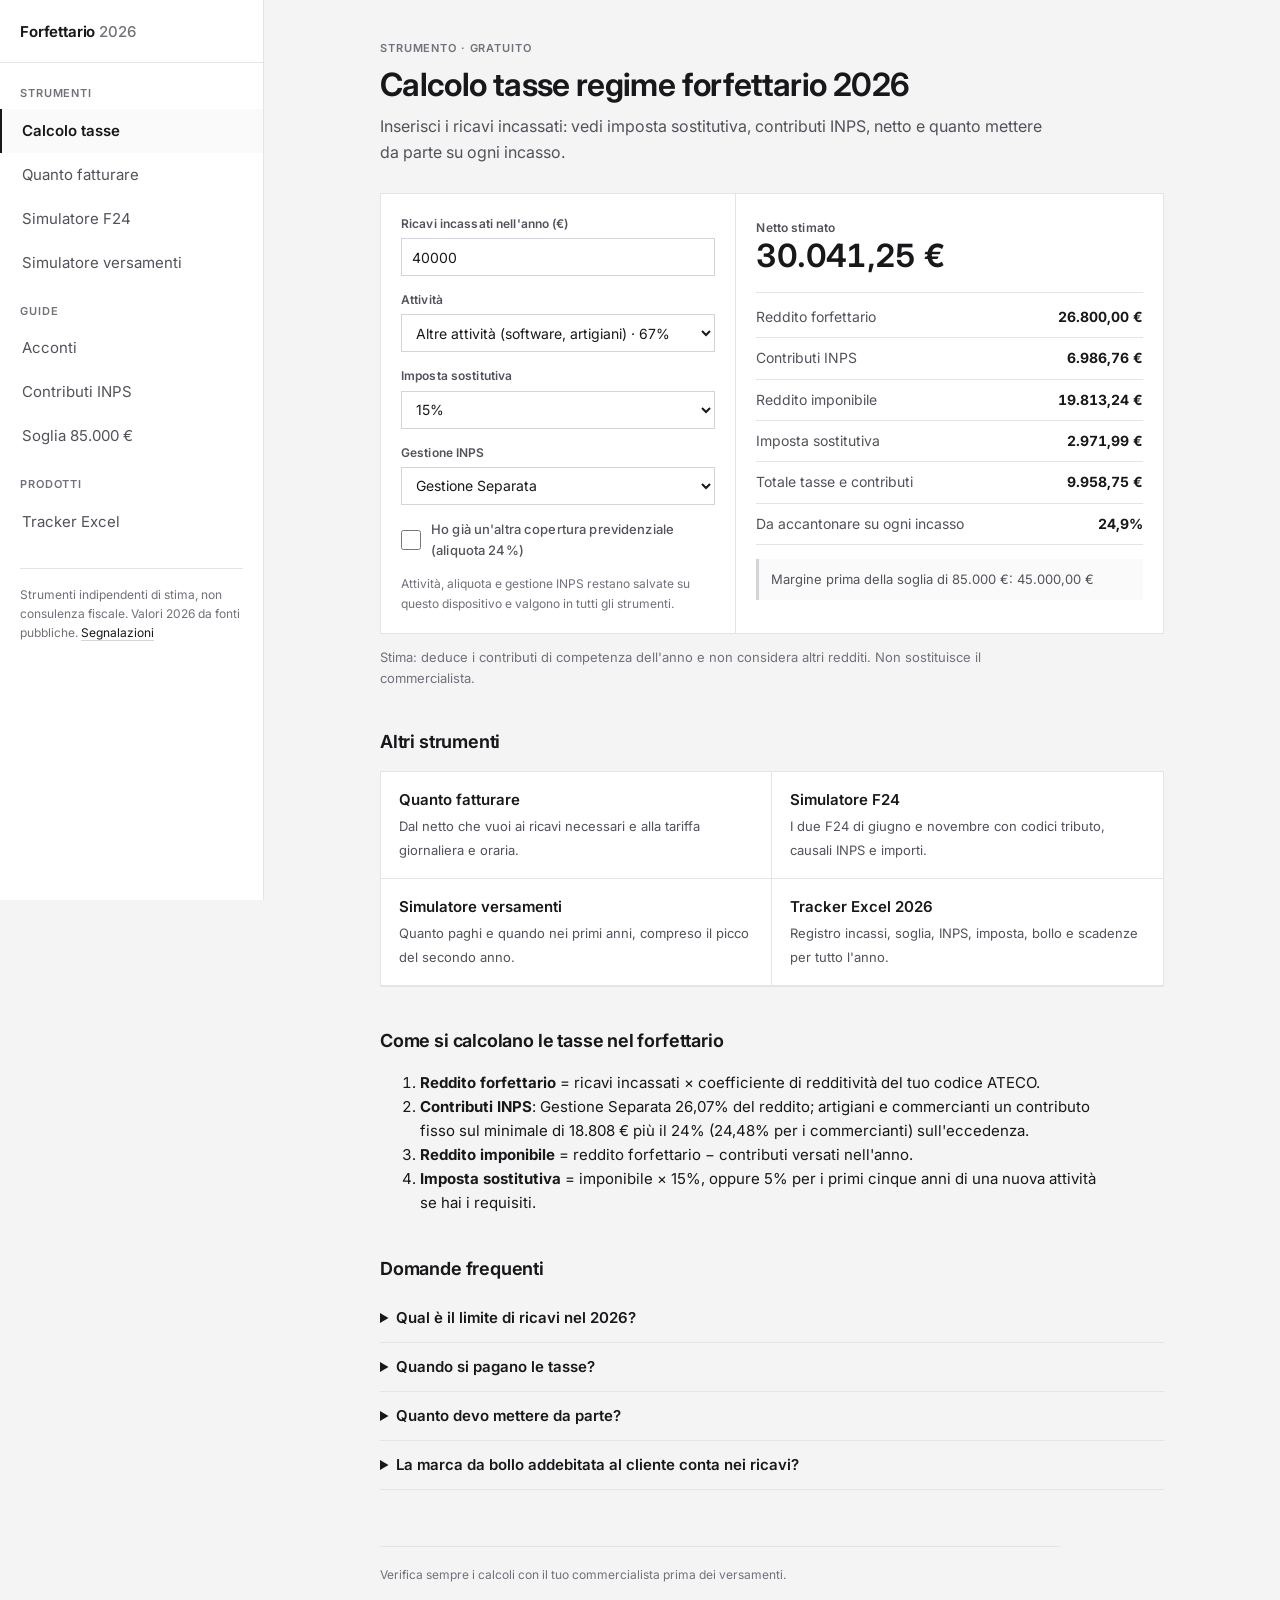
<file: index.html>
<!doctype html>
<html lang="it">
<head>
<meta charset="utf-8">
<meta name="viewport" content="width=device-width,initial-scale=1">
<title>Calcolo tasse regime forfettario 2026: calcolatore gratuito</title>
<meta name="description" content="Calcola gratis tasse e contributi INPS nel regime forfettario 2026: imposta sostitutiva 5% o 15%, Gestione Separata, artigiani e commercianti, netto e accantonamento.">
<link rel="canonical" href="https://rsorrentino.github.io/forfettario-2026/">
<meta name="theme-color" content="#18181b">
<link rel="icon" href="assets/icon.svg" type="image/svg+xml">
<link rel="preconnect" href="https://fonts.googleapis.com"><link rel="preconnect" href="https://fonts.gstatic.com" crossorigin>
<link href="https://fonts.googleapis.com/css2?family=Inter:wght@400;500;600;700&family=JetBrains+Mono:wght@400;500&display=swap" rel="stylesheet">
<link rel="stylesheet" href="assets/app.css">
<script type="application/ld+json">{"@context":"https://schema.org","@type":"FAQPage","mainEntity":[{"@type":"Question","name":"Come si calcolano le tasse nel regime forfettario?","acceptedAnswer":{"@type":"Answer","text":"Si moltiplicano i ricavi incassati per il coefficiente di redditività, si sottraggono i contributi previdenziali versati e si applica l'imposta sostitutiva del 15% (5% per i primi cinque anni di una nuova attività, se ci sono i requisiti)."}},{"@type":"Question","name":"Qual è il limite di ricavi del forfettario nel 2026?","acceptedAnswer":{"@type":"Answer","text":"85.000 euro. Tra 85.000 e 100.000 euro esci dal regime dall'anno successivo; oltre 100.000 euro esci già nell'anno in corso."}},{"@type":"Question","name":"La marca da bollo addebitata al cliente conta nei ricavi?","acceptedAnswer":{"@type":"Answer","text":"Sì: per l'Agenzia delle Entrate (risposta 428/2022) il bollo riaddebitato è ricavo, anche ai fini della soglia."}}]}</script>
</head>
<body>
<header class="topbar"><a class="brand" href="./">Forfettario <span>2026</span></a>
<button class="menu-btn" type="button" aria-expanded="false" aria-controls="side">Menu</button></header>
<div class="scrim"></div>
<nav class="side" id="side" aria-label="Navigazione">
<a class="brand" href="./">Forfettario <span>2026</span></a>
<div class="nav-group"><h2>Strumenti</h2><a data-nav href="./" aria-current="page">Calcolo tasse</a><a data-nav href="calcolo-tariffa-forfettario.html">Quanto fatturare</a><a data-nav href="simulatore-f24-forfettario.html">Simulatore F24</a><a data-nav href="simulatore-versamenti-forfettario.html">Simulatore versamenti</a></div><div class="nav-group"><h2>Guide</h2><a data-nav href="acconti-forfettario-2026.html">Acconti</a><a data-nav href="contributi-inps-forfettario-2026.html">Contributi INPS</a><a data-nav href="superamento-soglia-85000-forfettario.html">Soglia 85.000 €</a></div><div class="nav-group"><h2>Prodotti</h2><a data-nav href="tracker-excel-forfettario.html">Tracker Excel</a></div>
<p class="side-foot">Strumenti indipendenti di stima, non consulenza fiscale. Valori 2026 da fonti pubbliche. <a href="https://github.com/rsorrentino/forfettario-2026/issues">Segnalazioni</a></p>
</nav>
<main><div class="page">
<p class="eyebrow">Strumento · gratuito</p>
<h1>Calcolo tasse regime forfettario 2026</h1>
<p class="lede">Inserisci i ricavi incassati: vedi imposta sostitutiva, contributi INPS, netto e quanto mettere da parte su ogni incasso.</p>
<div class="tool" data-tool="tasse">
<div class="form">
<div class="field"><label for="ricavi">Ricavi incassati nell'anno (€)</label><input id="ricavi" type="number" inputmode="decimal" value="40000" min="0" step="100"></div>
<div class="field"><label for="p-coeff">Attività</label>
<select id="p-coeff" data-profile="coeff">
<option value="0.78">Professionisti e consulenti · 78%</option>
<option value="0.67">Altre attività (software, artigiani) · 67%</option>
<option value="0.40">Commercio e ristorazione · 40%</option>
<option value="0.54">Ambulanti non alimentari · 54%</option>
<option value="0.62">Intermediari del commercio · 62%</option>
<option value="0.86">Costruzioni e immobiliare · 86%</option>
</select></div>
<div class="row2">
<div class="field"><label for="p-aliq">Imposta sostitutiva</label>
<select id="p-aliq" data-profile="aliquota"><option value="0.15">15%</option><option value="0.05">5% · primi 5 anni</option></select></div>
<div class="field"><label for="p-gest">Gestione INPS</label>
<select id="p-gest" data-profile="gestione"><option value="gs">Gestione Separata</option><option value="art">Artigiani</option><option value="comm">Commercianti</option></select></div>
</div>
<div class="field" data-only="gs"><label class="check"><input type="checkbox" data-profile="altraCopertura"> Ho già un'altra copertura previdenziale (aliquota 24%)</label></div>
<div class="field" data-only="art comm"><label class="check"><input type="checkbox" data-profile="riduzione"> Riduzione contributiva del 35%</label></div>
<p class="profile-note">Attività, aliquota e gestione INPS restano salvate su questo dispositivo e valgono in tutti gli strumenti.</p>

</div>
<div class="res" aria-live="polite">
<div class="kpi"><span class="label">Netto stimato</span><b data-out="netto"></b></div>
<div class="line"><span>Reddito forfettario</span><b data-out="reddito"></b></div>
<div class="line"><span>Contributi INPS</span><b data-out="contributi"></b></div>
<div class="line"><span>Reddito imponibile</span><b data-out="imponibile"></b></div>
<div class="line"><span>Imposta sostitutiva</span><b data-out="imposta"></b></div>
<div class="line"><span>Totale tasse e contributi</span><b data-out="totale"></b></div>
<div class="line"><span>Da accantonare su ogni incasso</span><b data-out="accanto"></b></div>
<p class="notice" data-out="soglia"></p>
</div>
</div>
<p class="small">Stima: deduce i contributi di competenza dell'anno e non considera altri redditi. Non sostituisce il commercialista.</p>

<h2>Altri strumenti</h2>
<div class="cards">
<a href="calcolo-tariffa-forfettario.html"><b>Quanto fatturare</b><span>Dal netto che vuoi ai ricavi necessari e alla tariffa giornaliera e oraria.</span></a>
<a href="simulatore-f24-forfettario.html"><b>Simulatore F24</b><span>I due F24 di giugno e novembre con codici tributo, causali INPS e importi.</span></a>
<a href="simulatore-versamenti-forfettario.html"><b>Simulatore versamenti</b><span>Quanto paghi e quando nei primi anni, compreso il picco del secondo anno.</span></a>
<a href="tracker-excel-forfettario.html"><b>Tracker Excel 2026</b><span>Registro incassi, soglia, INPS, imposta, bollo e scadenze per tutto l'anno.</span></a>
</div>

<h2>Come si calcolano le tasse nel forfettario</h2>
<ol>
<li><b>Reddito forfettario</b> = ricavi incassati × coefficiente di redditività del tuo codice ATECO.</li>
<li><b>Contributi INPS</b>: Gestione Separata 26,07% del reddito; artigiani e commercianti un contributo fisso sul minimale di 18.808 € più il 24% (24,48% per i commercianti) sull'eccedenza.</li>
<li><b>Reddito imponibile</b> = reddito forfettario − contributi versati nell'anno.</li>
<li><b>Imposta sostitutiva</b> = imponibile × 15%, oppure 5% per i primi cinque anni di una nuova attività se hai i requisiti.</li>
</ol>

<h2>Domande frequenti</h2>
<details><summary>Qual è il limite di ricavi nel 2026?</summary><p>85.000 €. Se li superi restando sotto 100.000 € esci dal forfettario dall'anno successivo; oltre 100.000 € esci subito, nell'anno stesso.</p></details>
<details><summary>Quando si pagano le tasse?</summary><p>Saldo e primo acconto entro il 30 giugno, secondo acconto entro il 30 novembre. Per i forfettari gli acconti dell'imposta sono il 40% e il 60% dell'imposta dell'anno precedente.</p></details>
<details><summary>Quanto devo mettere da parte?</summary><p>Dipende da attività e gestione INPS: per un professionista in Gestione Separata al 15% in genere tra il 25% e il 35% di ogni incasso. Il calcolatore qui sopra lo calcola per il tuo caso.</p></details>
<details><summary>La marca da bollo addebitata al cliente conta nei ricavi?</summary><p>Sì. Per l'Agenzia delle Entrate (risposta n. 428/2022) il bollo da 2 € riaddebitato in fattura è un ricavo, anche ai fini della soglia di 85.000 €.</p></details>

<p class="foot">Verifica sempre i calcoli con il tuo commercialista prima dei versamenti.</p>
</div></main>
<script src="assets/calc.js"></script>
<script src="assets/app.js"></script>
</body>
</html>
</file>
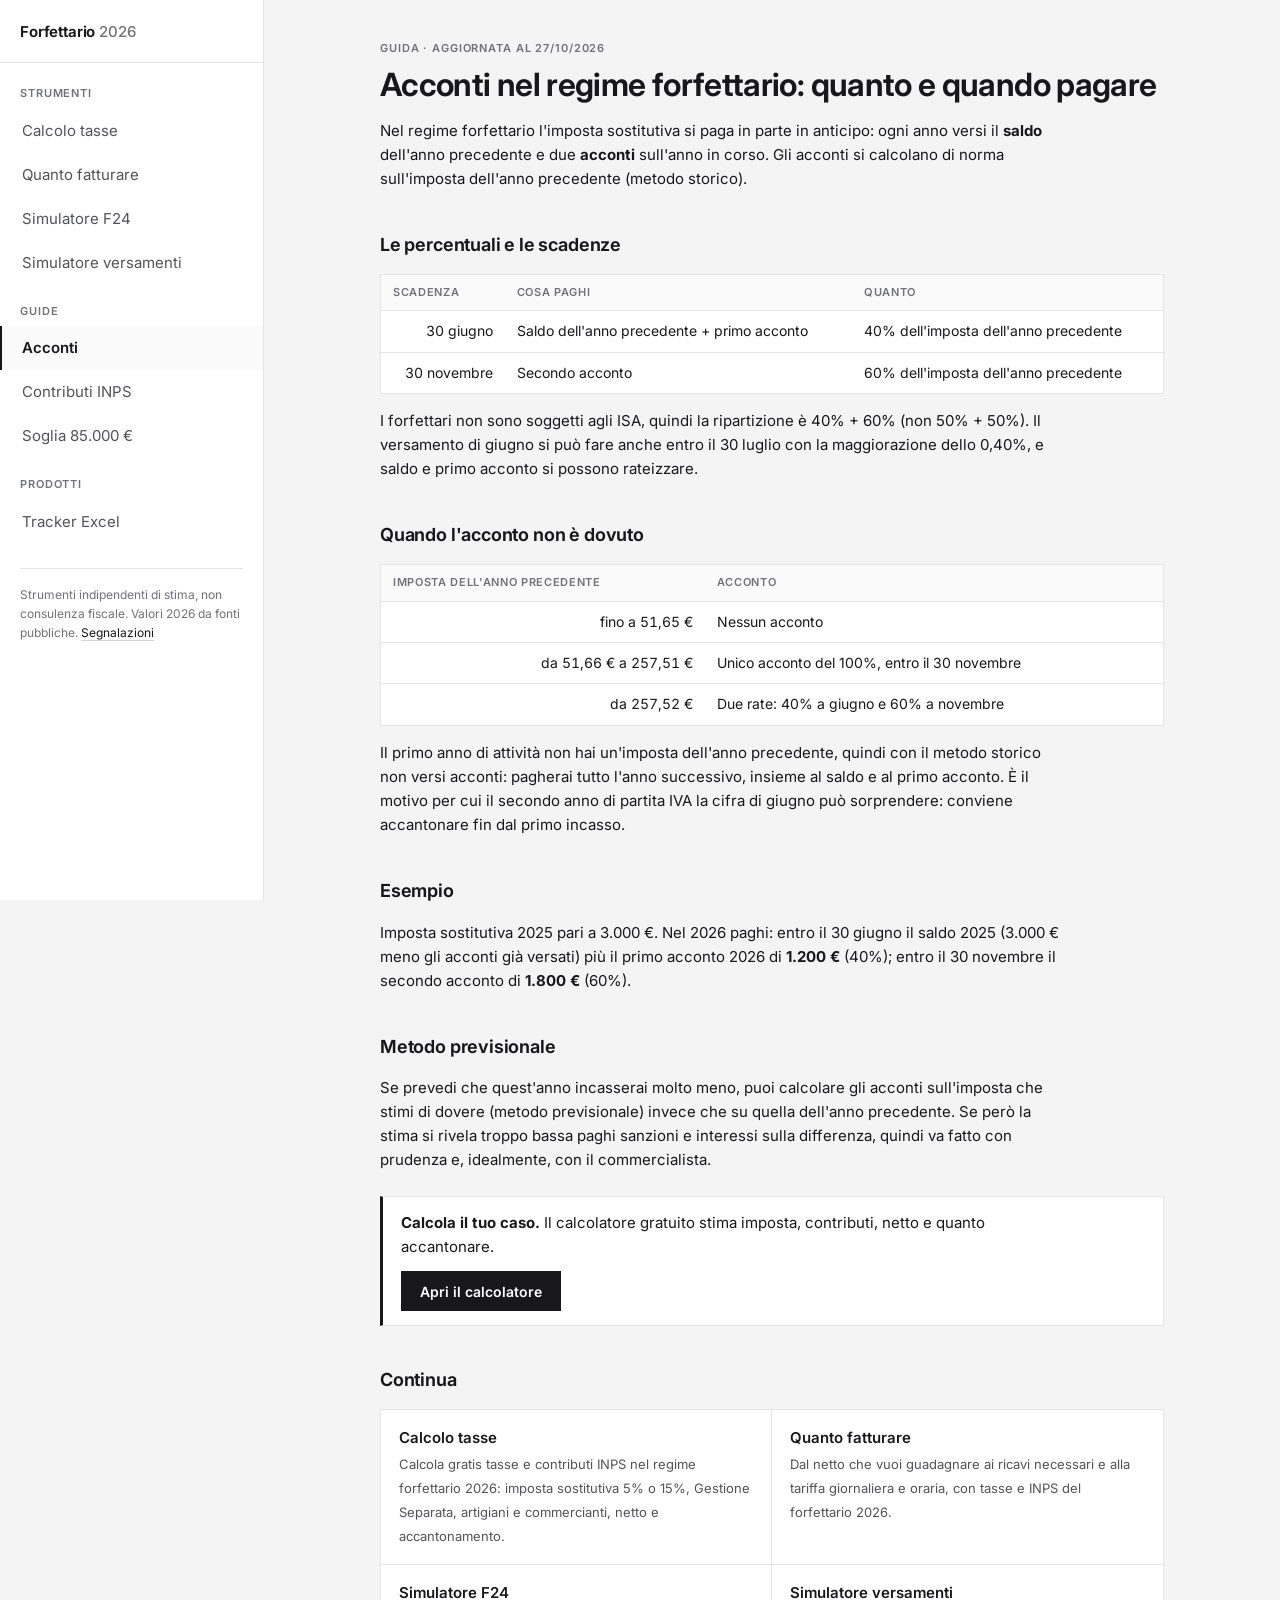
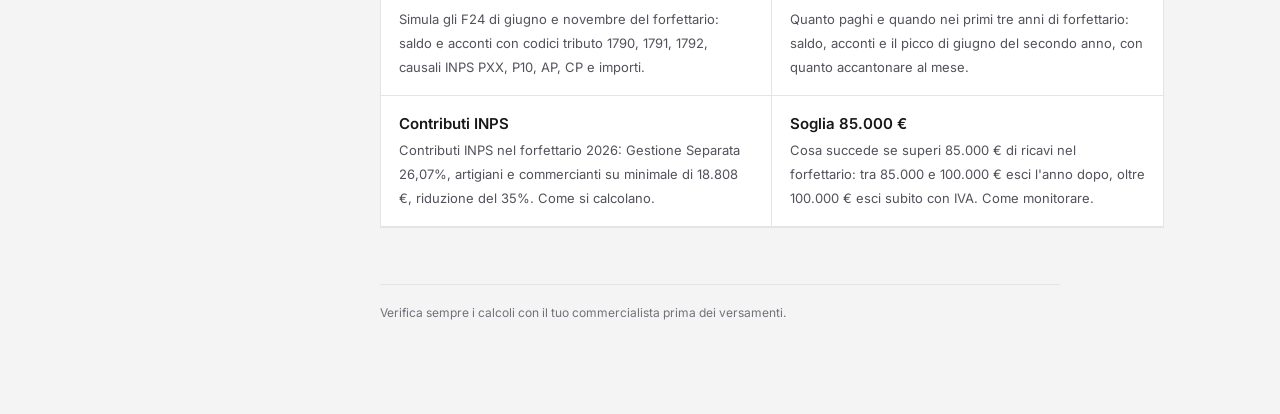
<file: acconti-forfettario-2026.html>
<!doctype html>
<html lang="it">
<head>
<meta charset="utf-8">
<meta name="viewport" content="width=device-width,initial-scale=1">
<title>Acconti forfettario 2026: quanto e quando si pagano</title>
<meta name="description" content="Acconti dell'imposta sostitutiva nel forfettario: 40% entro il 30 giugno, 60% entro il 30 novembre. Soglie, metodo storico e previsionale, esempio di calcolo.">
<link rel="canonical" href="https://rsorrentino.github.io/forfettario-2026/acconti-forfettario-2026.html">
<meta name="theme-color" content="#18181b">
<link rel="icon" href="assets/icon.svg" type="image/svg+xml">
<link rel="preconnect" href="https://fonts.googleapis.com"><link rel="preconnect" href="https://fonts.gstatic.com" crossorigin>
<link href="https://fonts.googleapis.com/css2?family=Inter:wght@400;500;600;700&family=JetBrains+Mono:wght@400;500&display=swap" rel="stylesheet">
<link rel="stylesheet" href="assets/app.css">

</head>
<body>
<header class="topbar"><a class="brand" href="./">Forfettario <span>2026</span></a>
<button class="menu-btn" type="button" aria-expanded="false" aria-controls="side">Menu</button></header>
<div class="scrim"></div>
<nav class="side" id="side" aria-label="Navigazione">
<a class="brand" href="./">Forfettario <span>2026</span></a>
<div class="nav-group"><h2>Strumenti</h2><a data-nav href="./">Calcolo tasse</a><a data-nav href="calcolo-tariffa-forfettario.html">Quanto fatturare</a><a data-nav href="simulatore-f24-forfettario.html">Simulatore F24</a><a data-nav href="simulatore-versamenti-forfettario.html">Simulatore versamenti</a></div><div class="nav-group"><h2>Guide</h2><a data-nav href="acconti-forfettario-2026.html" aria-current="page">Acconti</a><a data-nav href="contributi-inps-forfettario-2026.html">Contributi INPS</a><a data-nav href="superamento-soglia-85000-forfettario.html">Soglia 85.000 €</a></div><div class="nav-group"><h2>Prodotti</h2><a data-nav href="tracker-excel-forfettario.html">Tracker Excel</a></div>
<p class="side-foot">Strumenti indipendenti di stima, non consulenza fiscale. Valori 2026 da fonti pubbliche. <a href="https://github.com/rsorrentino/forfettario-2026/issues">Segnalazioni</a></p>
</nav>
<main><div class="page">
<article><p class="eyebrow">Guida · aggiornata al 27/10/2026</p>
<h1>Acconti nel regime forfettario: quanto e quando pagare</h1><p>Nel regime forfettario l'imposta sostitutiva si paga in parte in anticipo: ogni anno versi il <b>saldo</b> dell'anno precedente e due <b>acconti</b> sull'anno in corso. Gli acconti si calcolano di norma sull'imposta dell'anno precedente (metodo storico).</p>
<h2>Le percentuali e le scadenze</h2>
<table><tr><th>Scadenza</th><th>Cosa paghi</th><th>Quanto</th></tr>
<tr><td class=n>30 giugno</td><td>Saldo dell'anno precedente + primo acconto</td><td>40% dell'imposta dell'anno precedente</td></tr>
<tr><td class=n>30 novembre</td><td>Secondo acconto</td><td>60% dell'imposta dell'anno precedente</td></tr></table>
<p>I forfettari non sono soggetti agli ISA, quindi la ripartizione è 40% + 60% (non 50% + 50%). Il versamento di giugno si può fare anche entro il 30 luglio con la maggiorazione dello 0,40%, e saldo e primo acconto si possono rateizzare.</p>
<h2>Quando l'acconto non è dovuto</h2>
<table><tr><th>Imposta dell'anno precedente</th><th>Acconto</th></tr>
<tr><td class=n>fino a 51,65 €</td><td>Nessun acconto</td></tr>
<tr><td class=n>da 51,66 € a 257,51 €</td><td>Unico acconto del 100%, entro il 30 novembre</td></tr>
<tr><td class=n>da 257,52 €</td><td>Due rate: 40% a giugno e 60% a novembre</td></tr></table>
<p>Il primo anno di attività non hai un'imposta dell'anno precedente, quindi con il metodo storico non versi acconti: pagherai tutto l'anno successivo, insieme al saldo e al primo acconto. È il motivo per cui il secondo anno di partita IVA la cifra di giugno può sorprendere: conviene accantonare fin dal primo incasso.</p>
<h2>Esempio</h2>
<p>Imposta sostitutiva 2025 pari a 3.000 €. Nel 2026 paghi: entro il 30 giugno il saldo 2025 (3.000 € meno gli acconti già versati) più il primo acconto 2026 di <b>1.200 €</b> (40%); entro il 30 novembre il secondo acconto di <b>1.800 €</b> (60%).</p>
<h2>Metodo previsionale</h2>
<p>Se prevedi che quest'anno incasserai molto meno, puoi calcolare gli acconti sull'imposta che stimi di dovere (metodo previsionale) invece che su quella dell'anno precedente. Se però la stima si rivela troppo bassa paghi sanzioni e interessi sulla differenza, quindi va fatto con prudenza e, idealmente, con il commercialista.</p>

<div class="box"><p style="margin:0 0 12px"><b>Calcola il tuo caso.</b> Il calcolatore gratuito stima imposta, contributi, netto e quanto accantonare.</p><a class="btn" href="./">Apri il calcolatore</a></div>
</article><h2>Continua</h2><div class="cards"><a href="./"><b>Calcolo tasse</b><span>Calcola gratis tasse e contributi INPS nel regime forfettario 2026: imposta sostitutiva 5% o 15%, Gestione Separata, artigiani e commercianti, netto e accantonamento.</span></a><a href="calcolo-tariffa-forfettario.html"><b>Quanto fatturare</b><span>Dal netto che vuoi guadagnare ai ricavi necessari e alla tariffa giornaliera e oraria, con tasse e INPS del forfettario 2026.</span></a><a href="simulatore-f24-forfettario.html"><b>Simulatore F24</b><span>Simula gli F24 di giugno e novembre del forfettario: saldo e acconti con codici tributo 1790, 1791, 1792, causali INPS PXX, P10, AP, CP e importi.</span></a><a href="simulatore-versamenti-forfettario.html"><b>Simulatore versamenti</b><span>Quanto paghi e quando nei primi tre anni di forfettario: saldo, acconti e il picco di giugno del secondo anno, con quanto accantonare al mese.</span></a><a href="contributi-inps-forfettario-2026.html"><b>Contributi INPS</b><span>Contributi INPS nel forfettario 2026: Gestione Separata 26,07%, artigiani e commercianti su minimale di 18.808 €, riduzione del 35%. Come si calcolano.</span></a><a href="superamento-soglia-85000-forfettario.html"><b>Soglia 85.000 €</b><span>Cosa succede se superi 85.000 € di ricavi nel forfettario: tra 85.000 e 100.000 € esci l'anno dopo, oltre 100.000 € esci subito con IVA. Come monitorare.</span></a></div>
<p class="foot">Verifica sempre i calcoli con il tuo commercialista prima dei versamenti.</p>
</div></main>
<script src="assets/calc.js"></script>
<script src="assets/app.js"></script>
</body>
</html>
</file>
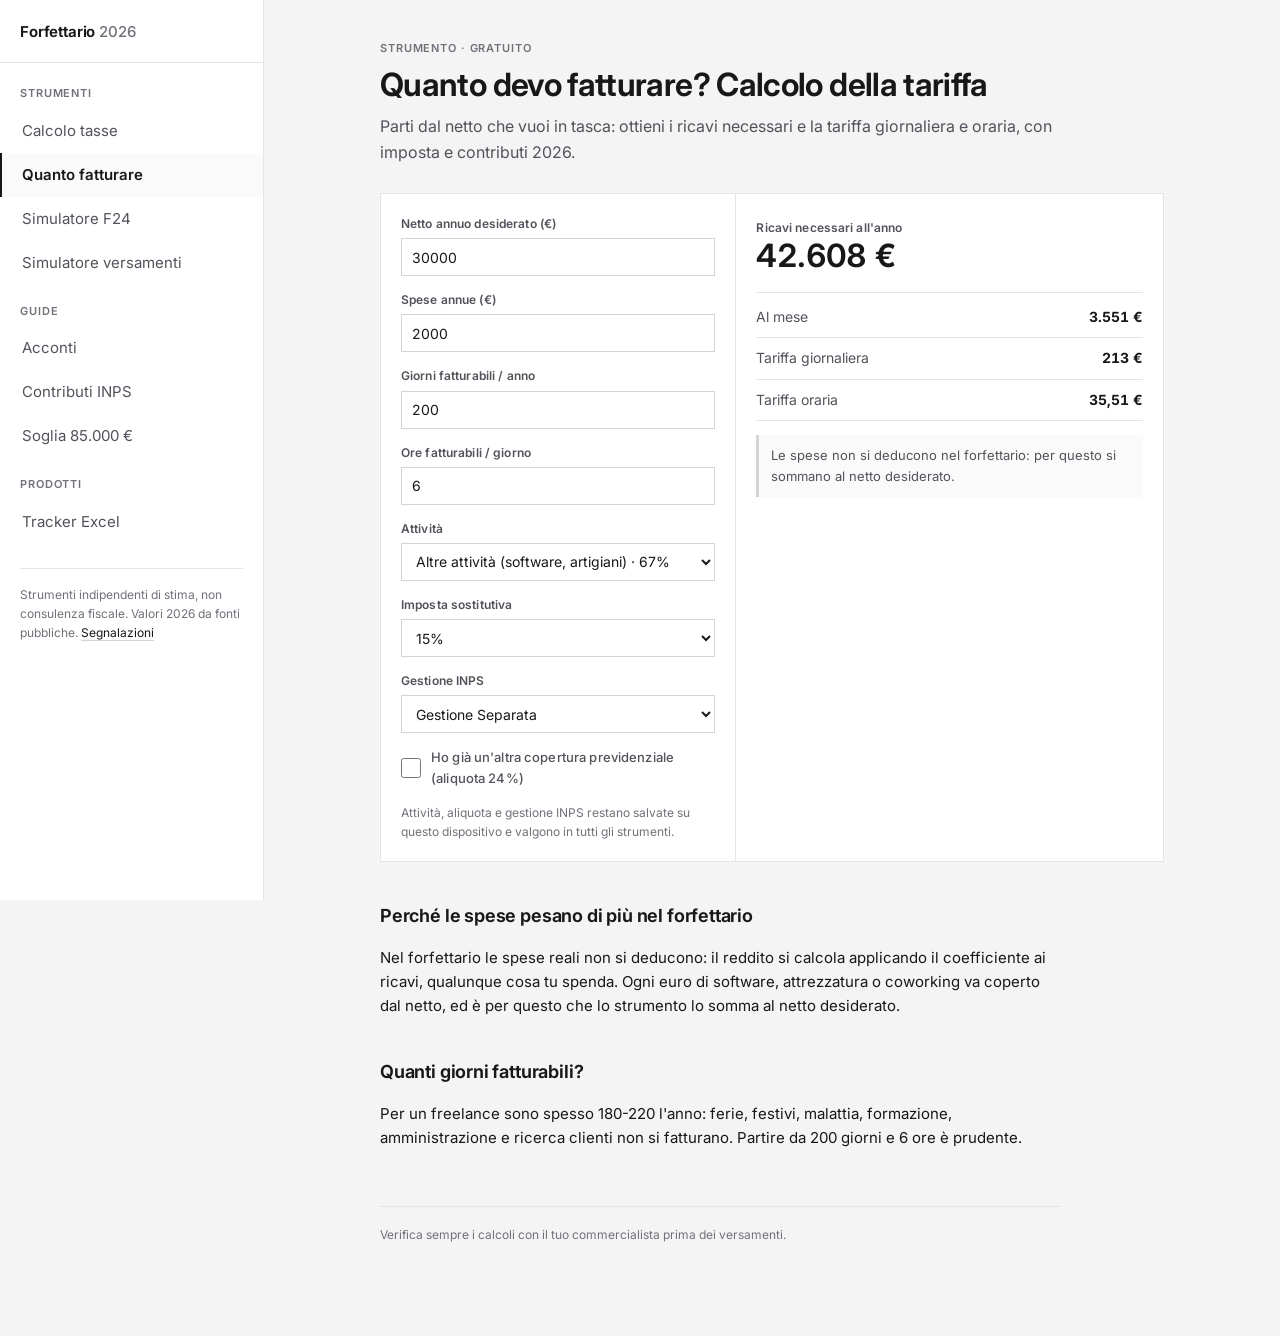
<file: calcolo-tariffa-forfettario.html>
<!doctype html>
<html lang="it">
<head>
<meta charset="utf-8">
<meta name="viewport" content="width=device-width,initial-scale=1">
<title>Quanto fatturare nel forfettario: calcolo tariffa 2026</title>
<meta name="description" content="Dal netto che vuoi guadagnare ai ricavi necessari e alla tariffa giornaliera e oraria, con tasse e INPS del forfettario 2026.">
<link rel="canonical" href="https://rsorrentino.github.io/forfettario-2026/calcolo-tariffa-forfettario.html">
<meta name="theme-color" content="#18181b">
<link rel="icon" href="assets/icon.svg" type="image/svg+xml">
<link rel="preconnect" href="https://fonts.googleapis.com"><link rel="preconnect" href="https://fonts.gstatic.com" crossorigin>
<link href="https://fonts.googleapis.com/css2?family=Inter:wght@400;500;600;700&family=JetBrains+Mono:wght@400;500&display=swap" rel="stylesheet">
<link rel="stylesheet" href="assets/app.css">

</head>
<body>
<header class="topbar"><a class="brand" href="./">Forfettario <span>2026</span></a>
<button class="menu-btn" type="button" aria-expanded="false" aria-controls="side">Menu</button></header>
<div class="scrim"></div>
<nav class="side" id="side" aria-label="Navigazione">
<a class="brand" href="./">Forfettario <span>2026</span></a>
<div class="nav-group"><h2>Strumenti</h2><a data-nav href="./">Calcolo tasse</a><a data-nav href="calcolo-tariffa-forfettario.html" aria-current="page">Quanto fatturare</a><a data-nav href="simulatore-f24-forfettario.html">Simulatore F24</a><a data-nav href="simulatore-versamenti-forfettario.html">Simulatore versamenti</a></div><div class="nav-group"><h2>Guide</h2><a data-nav href="acconti-forfettario-2026.html">Acconti</a><a data-nav href="contributi-inps-forfettario-2026.html">Contributi INPS</a><a data-nav href="superamento-soglia-85000-forfettario.html">Soglia 85.000 €</a></div><div class="nav-group"><h2>Prodotti</h2><a data-nav href="tracker-excel-forfettario.html">Tracker Excel</a></div>
<p class="side-foot">Strumenti indipendenti di stima, non consulenza fiscale. Valori 2026 da fonti pubbliche. <a href="https://github.com/rsorrentino/forfettario-2026/issues">Segnalazioni</a></p>
</nav>
<main><div class="page">
<p class="eyebrow">Strumento · gratuito</p>
<h1>Quanto devo fatturare? Calcolo della tariffa</h1>
<p class="lede">Parti dal netto che vuoi in tasca: ottieni i ricavi necessari e la tariffa giornaliera e oraria, con imposta e contributi 2026.</p>
<div class="tool" data-tool="tariffa">
<div class="form">
<div class="row2">
<div class="field"><label for="netto">Netto annuo desiderato (€)</label><input id="netto" type="number" inputmode="decimal" value="30000" min="0" step="500"></div>
<div class="field"><label for="spese">Spese annue (€)</label><input id="spese" type="number" inputmode="decimal" value="2000" min="0" step="100"></div>
</div>
<div class="row2">
<div class="field"><label for="giorni">Giorni fatturabili / anno</label><input id="giorni" type="number" value="200" min="1" max="365"></div>
<div class="field"><label for="ore">Ore fatturabili / giorno</label><input id="ore" type="number" value="6" min="1" max="24"></div>
</div>
<div class="field"><label for="p-coeff">Attività</label>
<select id="p-coeff" data-profile="coeff">
<option value="0.78">Professionisti e consulenti · 78%</option>
<option value="0.67">Altre attività (software, artigiani) · 67%</option>
<option value="0.40">Commercio e ristorazione · 40%</option>
<option value="0.54">Ambulanti non alimentari · 54%</option>
<option value="0.62">Intermediari del commercio · 62%</option>
<option value="0.86">Costruzioni e immobiliare · 86%</option>
</select></div>
<div class="row2">
<div class="field"><label for="p-aliq">Imposta sostitutiva</label>
<select id="p-aliq" data-profile="aliquota"><option value="0.15">15%</option><option value="0.05">5% · primi 5 anni</option></select></div>
<div class="field"><label for="p-gest">Gestione INPS</label>
<select id="p-gest" data-profile="gestione"><option value="gs">Gestione Separata</option><option value="art">Artigiani</option><option value="comm">Commercianti</option></select></div>
</div>
<div class="field" data-only="gs"><label class="check"><input type="checkbox" data-profile="altraCopertura"> Ho già un'altra copertura previdenziale (aliquota 24%)</label></div>
<div class="field" data-only="art comm"><label class="check"><input type="checkbox" data-profile="riduzione"> Riduzione contributiva del 35%</label></div>
<p class="profile-note">Attività, aliquota e gestione INPS restano salvate su questo dispositivo e valgono in tutti gli strumenti.</p>

</div>
<div class="res" aria-live="polite">
<div class="kpi"><span class="label">Ricavi necessari all'anno</span><b data-out="ricavi"></b></div>
<div class="line"><span>Al mese</span><b data-out="mese"></b></div>
<div class="line"><span>Tariffa giornaliera</span><b data-out="giorno"></b></div>
<div class="line"><span>Tariffa oraria</span><b data-out="ora"></b></div>
<p class="notice" data-out="soglia"></p>
</div>
</div>
<h2>Perché le spese pesano di più nel forfettario</h2>
<p>Nel forfettario le spese reali non si deducono: il reddito si calcola applicando il coefficiente ai ricavi, qualunque cosa tu spenda. Ogni euro di software, attrezzatura o coworking va coperto dal netto, ed è per questo che lo strumento lo somma al netto desiderato.</p>
<h2>Quanti giorni fatturabili?</h2>
<p>Per un freelance sono spesso 180-220 l'anno: ferie, festivi, malattia, formazione, amministrazione e ricerca clienti non si fatturano. Partire da 200 giorni e 6 ore è prudente.</p>

<p class="foot">Verifica sempre i calcoli con il tuo commercialista prima dei versamenti.</p>
</div></main>
<script src="assets/calc.js"></script>
<script src="assets/app.js"></script>
</body>
</html>
</file>
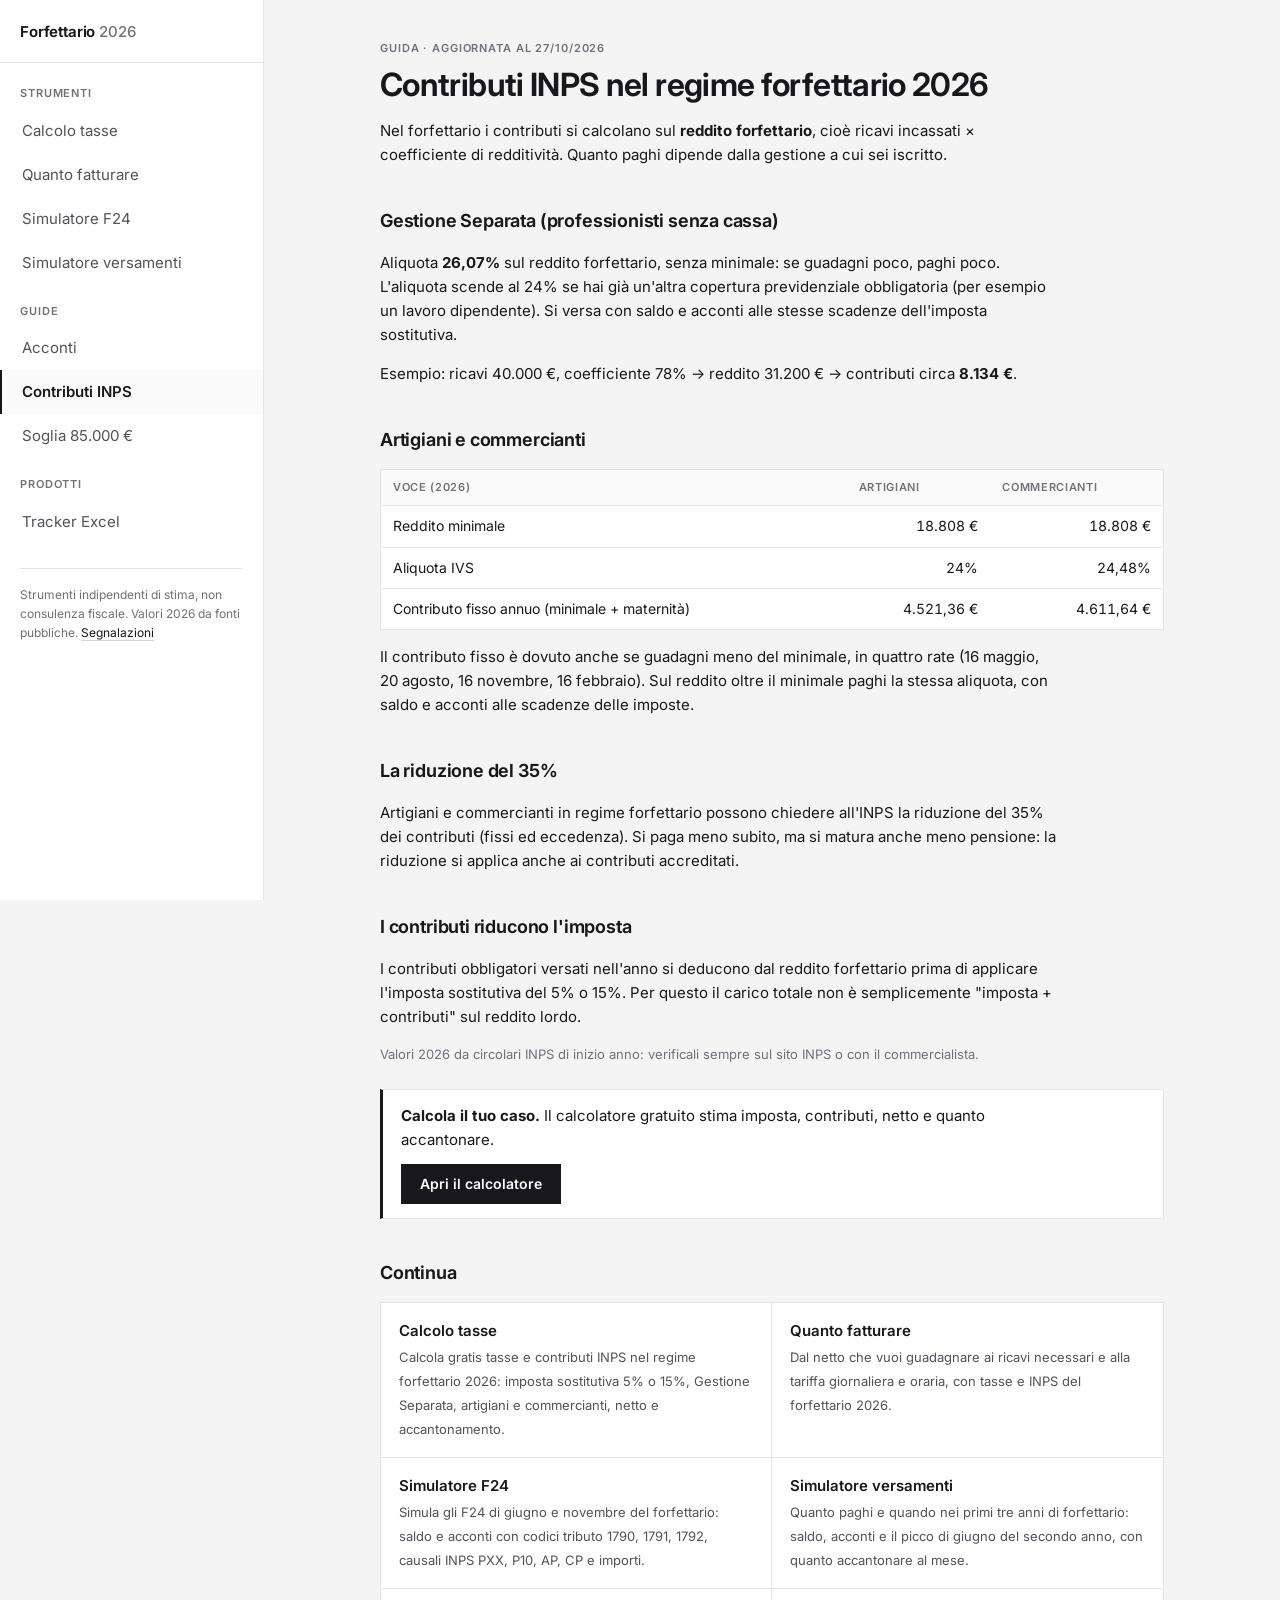
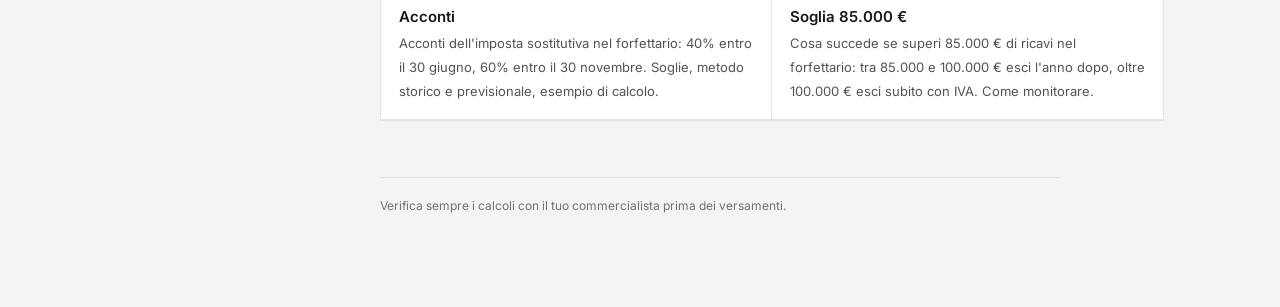
<file: contributi-inps-forfettario-2026.html>
<!doctype html>
<html lang="it">
<head>
<meta charset="utf-8">
<meta name="viewport" content="width=device-width,initial-scale=1">
<title>Contributi INPS forfettario 2026: aliquote e minimali</title>
<meta name="description" content="Contributi INPS nel forfettario 2026: Gestione Separata 26,07%, artigiani e commercianti su minimale di 18.808 €, riduzione del 35%. Come si calcolano.">
<link rel="canonical" href="https://rsorrentino.github.io/forfettario-2026/contributi-inps-forfettario-2026.html">
<meta name="theme-color" content="#18181b">
<link rel="icon" href="assets/icon.svg" type="image/svg+xml">
<link rel="preconnect" href="https://fonts.googleapis.com"><link rel="preconnect" href="https://fonts.gstatic.com" crossorigin>
<link href="https://fonts.googleapis.com/css2?family=Inter:wght@400;500;600;700&family=JetBrains+Mono:wght@400;500&display=swap" rel="stylesheet">
<link rel="stylesheet" href="assets/app.css">

</head>
<body>
<header class="topbar"><a class="brand" href="./">Forfettario <span>2026</span></a>
<button class="menu-btn" type="button" aria-expanded="false" aria-controls="side">Menu</button></header>
<div class="scrim"></div>
<nav class="side" id="side" aria-label="Navigazione">
<a class="brand" href="./">Forfettario <span>2026</span></a>
<div class="nav-group"><h2>Strumenti</h2><a data-nav href="./">Calcolo tasse</a><a data-nav href="calcolo-tariffa-forfettario.html">Quanto fatturare</a><a data-nav href="simulatore-f24-forfettario.html">Simulatore F24</a><a data-nav href="simulatore-versamenti-forfettario.html">Simulatore versamenti</a></div><div class="nav-group"><h2>Guide</h2><a data-nav href="acconti-forfettario-2026.html">Acconti</a><a data-nav href="contributi-inps-forfettario-2026.html" aria-current="page">Contributi INPS</a><a data-nav href="superamento-soglia-85000-forfettario.html">Soglia 85.000 €</a></div><div class="nav-group"><h2>Prodotti</h2><a data-nav href="tracker-excel-forfettario.html">Tracker Excel</a></div>
<p class="side-foot">Strumenti indipendenti di stima, non consulenza fiscale. Valori 2026 da fonti pubbliche. <a href="https://github.com/rsorrentino/forfettario-2026/issues">Segnalazioni</a></p>
</nav>
<main><div class="page">
<article><p class="eyebrow">Guida · aggiornata al 27/10/2026</p>
<h1>Contributi INPS nel regime forfettario 2026</h1><p>Nel forfettario i contributi si calcolano sul <b>reddito forfettario</b>, cioè ricavi incassati × coefficiente di redditività. Quanto paghi dipende dalla gestione a cui sei iscritto.</p>
<h2>Gestione Separata (professionisti senza cassa)</h2>
<p>Aliquota <b>26,07%</b> sul reddito forfettario, senza minimale: se guadagni poco, paghi poco. L'aliquota scende al 24% se hai già un'altra copertura previdenziale obbligatoria (per esempio un lavoro dipendente). Si versa con saldo e acconti alle stesse scadenze dell'imposta sostitutiva.</p>
<p>Esempio: ricavi 40.000 €, coefficiente 78% → reddito 31.200 € → contributi circa <b>8.134 €</b>.</p>
<h2>Artigiani e commercianti</h2>
<table><tr><th>Voce (2026)</th><th>Artigiani</th><th>Commercianti</th></tr>
<tr><td>Reddito minimale</td><td class=n>18.808 €</td><td class=n>18.808 €</td></tr>
<tr><td>Aliquota IVS</td><td class=n>24%</td><td class=n>24,48%</td></tr>
<tr><td>Contributo fisso annuo (minimale + maternità)</td><td class=n>4.521,36 €</td><td class=n>4.611,64 €</td></tr></table>
<p>Il contributo fisso è dovuto anche se guadagni meno del minimale, in quattro rate (16 maggio, 20 agosto, 16 novembre, 16 febbraio). Sul reddito oltre il minimale paghi la stessa aliquota, con saldo e acconti alle scadenze delle imposte.</p>
<h2>La riduzione del 35%</h2>
<p>Artigiani e commercianti in regime forfettario possono chiedere all'INPS la riduzione del 35% dei contributi (fissi ed eccedenza). Si paga meno subito, ma si matura anche meno pensione: la riduzione si applica anche ai contributi accreditati.</p>
<h2>I contributi riducono l'imposta</h2>
<p>I contributi obbligatori versati nell'anno si deducono dal reddito forfettario prima di applicare l'imposta sostitutiva del 5% o 15%. Per questo il carico totale non è semplicemente "imposta + contributi" sul reddito lordo.</p>
<p class="meta">Valori 2026 da circolari INPS di inizio anno: verificali sempre sul sito INPS o con il commercialista.</p>

<div class="box"><p style="margin:0 0 12px"><b>Calcola il tuo caso.</b> Il calcolatore gratuito stima imposta, contributi, netto e quanto accantonare.</p><a class="btn" href="./">Apri il calcolatore</a></div>
</article><h2>Continua</h2><div class="cards"><a href="./"><b>Calcolo tasse</b><span>Calcola gratis tasse e contributi INPS nel regime forfettario 2026: imposta sostitutiva 5% o 15%, Gestione Separata, artigiani e commercianti, netto e accantonamento.</span></a><a href="calcolo-tariffa-forfettario.html"><b>Quanto fatturare</b><span>Dal netto che vuoi guadagnare ai ricavi necessari e alla tariffa giornaliera e oraria, con tasse e INPS del forfettario 2026.</span></a><a href="simulatore-f24-forfettario.html"><b>Simulatore F24</b><span>Simula gli F24 di giugno e novembre del forfettario: saldo e acconti con codici tributo 1790, 1791, 1792, causali INPS PXX, P10, AP, CP e importi.</span></a><a href="simulatore-versamenti-forfettario.html"><b>Simulatore versamenti</b><span>Quanto paghi e quando nei primi tre anni di forfettario: saldo, acconti e il picco di giugno del secondo anno, con quanto accantonare al mese.</span></a><a href="acconti-forfettario-2026.html"><b>Acconti</b><span>Acconti dell'imposta sostitutiva nel forfettario: 40% entro il 30 giugno, 60% entro il 30 novembre. Soglie, metodo storico e previsionale, esempio di calcolo.</span></a><a href="superamento-soglia-85000-forfettario.html"><b>Soglia 85.000 €</b><span>Cosa succede se superi 85.000 € di ricavi nel forfettario: tra 85.000 e 100.000 € esci l'anno dopo, oltre 100.000 € esci subito con IVA. Come monitorare.</span></a></div>
<p class="foot">Verifica sempre i calcoli con il tuo commercialista prima dei versamenti.</p>
</div></main>
<script src="assets/calc.js"></script>
<script src="assets/app.js"></script>
</body>
</html>
</file>
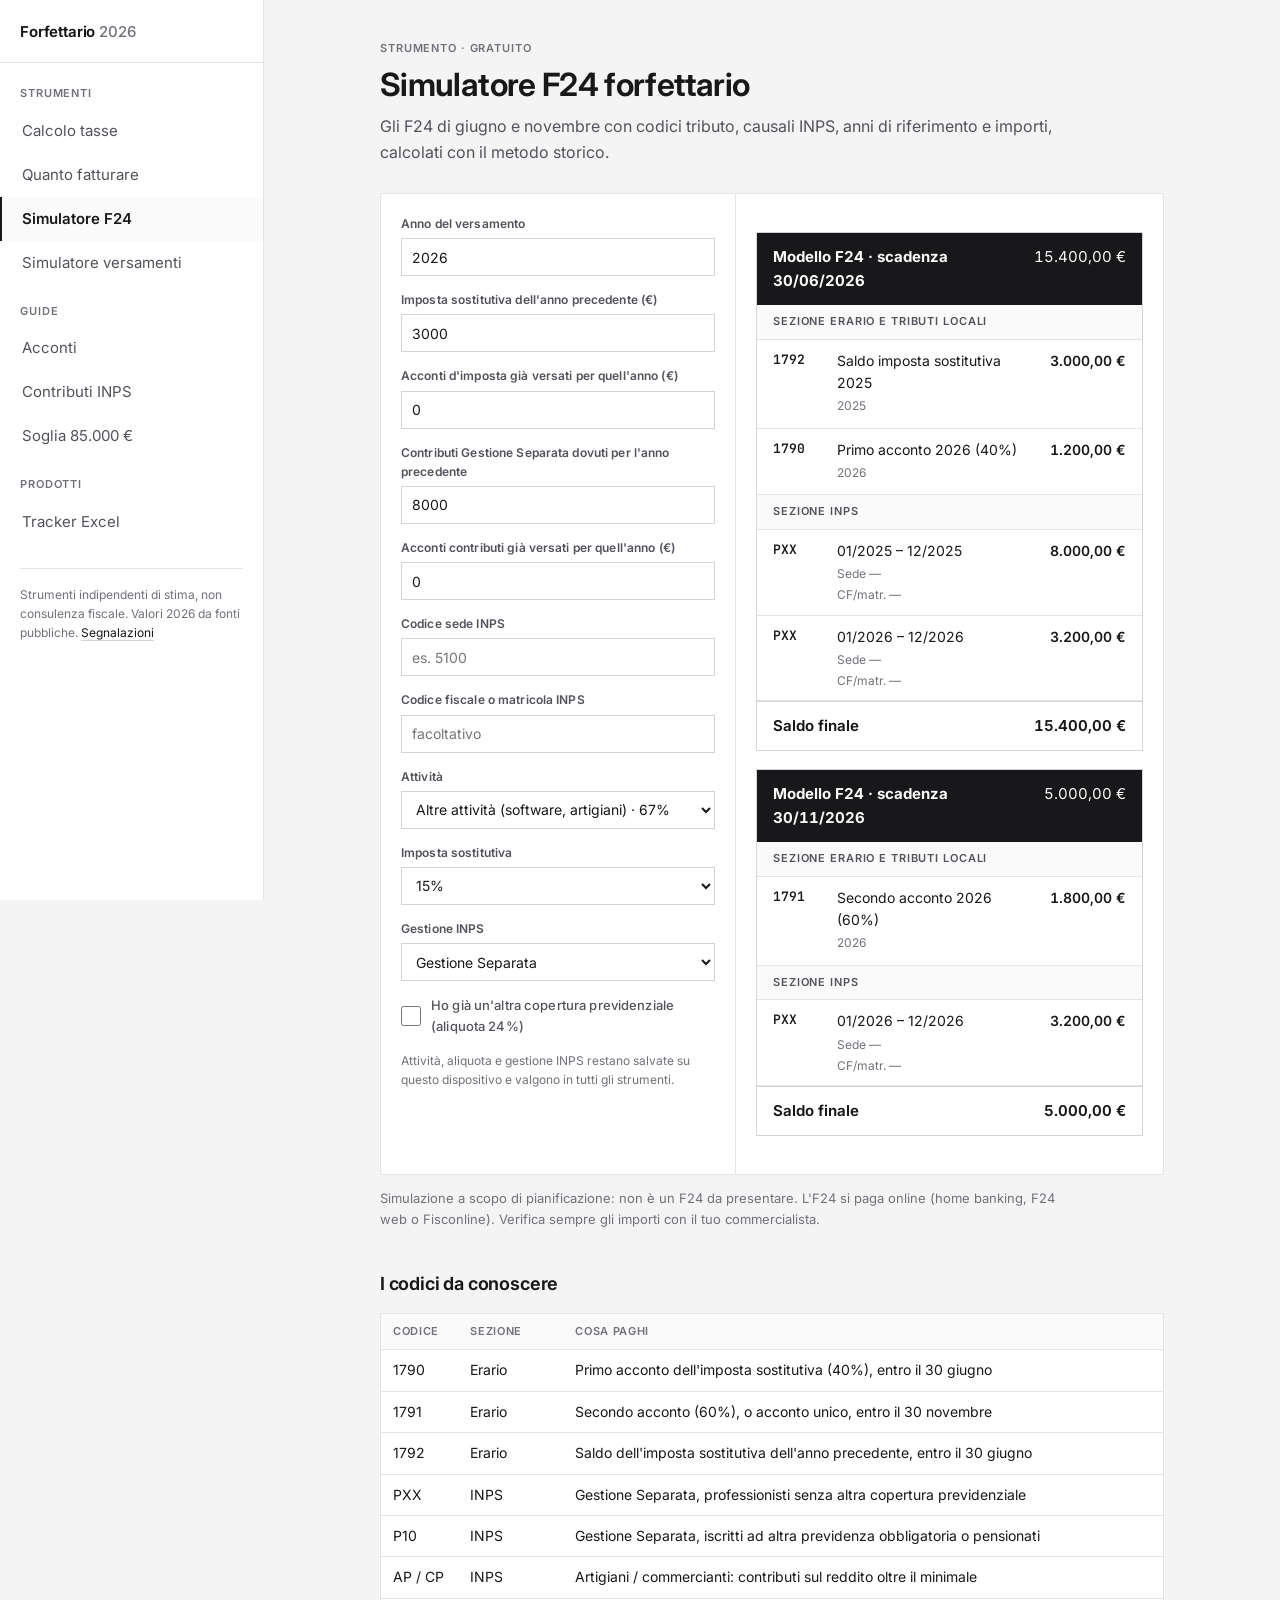
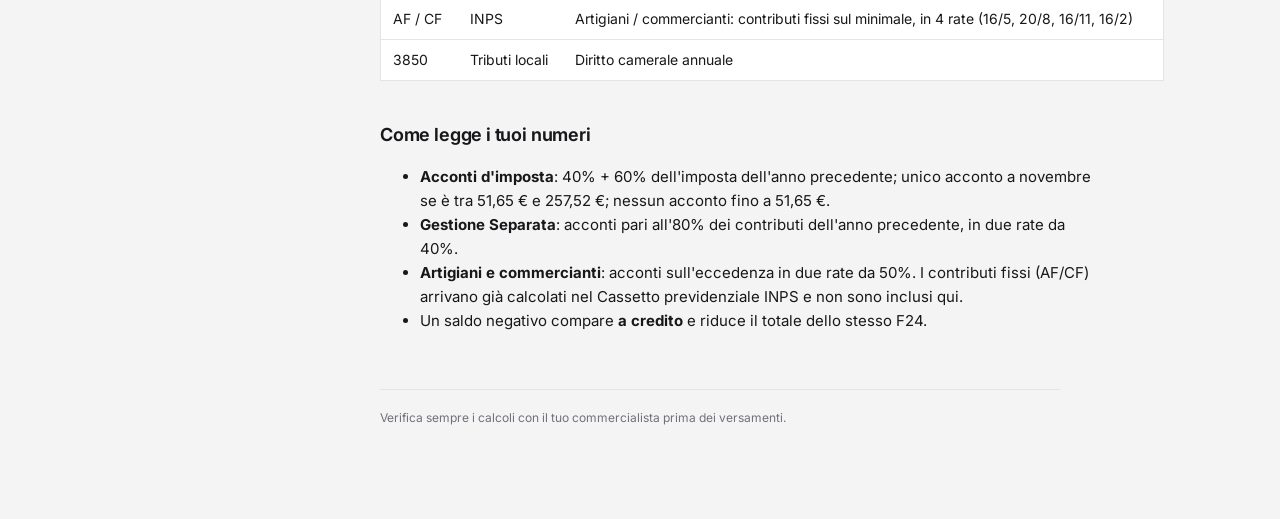
<file: simulatore-f24-forfettario.html>
<!doctype html>
<html lang="it">
<head>
<meta charset="utf-8">
<meta name="viewport" content="width=device-width,initial-scale=1">
<title>Simulatore F24 forfettario 2026: codici 1790, 1791, 1792 e INPS</title>
<meta name="description" content="Simula gli F24 di giugno e novembre del forfettario: saldo e acconti con codici tributo 1790, 1791, 1792, causali INPS PXX, P10, AP, CP e importi.">
<link rel="canonical" href="https://rsorrentino.github.io/forfettario-2026/simulatore-f24-forfettario.html">
<meta name="theme-color" content="#18181b">
<link rel="icon" href="assets/icon.svg" type="image/svg+xml">
<link rel="preconnect" href="https://fonts.googleapis.com"><link rel="preconnect" href="https://fonts.gstatic.com" crossorigin>
<link href="https://fonts.googleapis.com/css2?family=Inter:wght@400;500;600;700&family=JetBrains+Mono:wght@400;500&display=swap" rel="stylesheet">
<link rel="stylesheet" href="assets/app.css">

</head>
<body>
<header class="topbar"><a class="brand" href="./">Forfettario <span>2026</span></a>
<button class="menu-btn" type="button" aria-expanded="false" aria-controls="side">Menu</button></header>
<div class="scrim"></div>
<nav class="side" id="side" aria-label="Navigazione">
<a class="brand" href="./">Forfettario <span>2026</span></a>
<div class="nav-group"><h2>Strumenti</h2><a data-nav href="./">Calcolo tasse</a><a data-nav href="calcolo-tariffa-forfettario.html">Quanto fatturare</a><a data-nav href="simulatore-f24-forfettario.html" aria-current="page">Simulatore F24</a><a data-nav href="simulatore-versamenti-forfettario.html">Simulatore versamenti</a></div><div class="nav-group"><h2>Guide</h2><a data-nav href="acconti-forfettario-2026.html">Acconti</a><a data-nav href="contributi-inps-forfettario-2026.html">Contributi INPS</a><a data-nav href="superamento-soglia-85000-forfettario.html">Soglia 85.000 €</a></div><div class="nav-group"><h2>Prodotti</h2><a data-nav href="tracker-excel-forfettario.html">Tracker Excel</a></div>
<p class="side-foot">Strumenti indipendenti di stima, non consulenza fiscale. Valori 2026 da fonti pubbliche. <a href="https://github.com/rsorrentino/forfettario-2026/issues">Segnalazioni</a></p>
</nav>
<main><div class="page">
<p class="eyebrow">Strumento · gratuito</p>
<h1>Simulatore F24 forfettario</h1>
<p class="lede">Gli F24 di giugno e novembre con codici tributo, causali INPS, anni di riferimento e importi, calcolati con il metodo storico.</p>
<div class="tool" data-tool="f24">
<div class="form">
<div class="field"><label for="anno">Anno del versamento</label><input id="anno" type="number" value="2026" min="2020" max="2100"></div>
<div class="row2">
<div class="field"><label for="impostaPrec">Imposta sostitutiva dell'anno precedente (€)</label><input id="impostaPrec" type="number" inputmode="decimal" value="3000" min="0"></div>
<div class="field"><label for="accontiImposta">Acconti d'imposta già versati per quell'anno (€)</label><input id="accontiImposta" type="number" inputmode="decimal" value="0" min="0"></div>
</div>
<div class="row2">
<div class="field"><label for="contribPrec" data-out="contribLabel">Contributi dovuti per l'anno precedente (€)</label><input id="contribPrec" type="number" inputmode="decimal" value="8000" min="0"></div>
<div class="field"><label for="accontiContrib">Acconti contributi già versati per quell'anno (€)</label><input id="accontiContrib" type="number" inputmode="decimal" value="0" min="0"></div>
</div>
<div class="row2">
<div class="field"><label for="sede">Codice sede INPS</label><input id="sede" type="text" placeholder="es. 5100" maxlength="4"></div>
<div class="field"><label for="cf">Codice fiscale o matricola INPS</label><input id="cf" type="text" placeholder="facoltativo" maxlength="17"></div>
</div>
<div class="field" data-only="art comm"><label for="camerale">Diritto camerale (€)</label><input id="camerale" type="number" inputmode="decimal" value="53" min="0"><p class="hint">Dovuto se sei iscritto alla Camera di Commercio; codice tributo 3850.</p></div>
<div class="field"><label for="p-coeff">Attività</label>
<select id="p-coeff" data-profile="coeff">
<option value="0.78">Professionisti e consulenti · 78%</option>
<option value="0.67">Altre attività (software, artigiani) · 67%</option>
<option value="0.40">Commercio e ristorazione · 40%</option>
<option value="0.54">Ambulanti non alimentari · 54%</option>
<option value="0.62">Intermediari del commercio · 62%</option>
<option value="0.86">Costruzioni e immobiliare · 86%</option>
</select></div>
<div class="row2">
<div class="field"><label for="p-aliq">Imposta sostitutiva</label>
<select id="p-aliq" data-profile="aliquota"><option value="0.15">15%</option><option value="0.05">5% · primi 5 anni</option></select></div>
<div class="field"><label for="p-gest">Gestione INPS</label>
<select id="p-gest" data-profile="gestione"><option value="gs">Gestione Separata</option><option value="art">Artigiani</option><option value="comm">Commercianti</option></select></div>
</div>
<div class="field" data-only="gs"><label class="check"><input type="checkbox" data-profile="altraCopertura"> Ho già un'altra copertura previdenziale (aliquota 24%)</label></div>
<div class="field" data-only="art comm"><label class="check"><input type="checkbox" data-profile="riduzione"> Riduzione contributiva del 35%</label></div>
<p class="profile-note">Attività, aliquota e gestione INPS restano salvate su questo dispositivo e valgono in tutti gli strumenti.</p>

</div>
<div class="res" aria-live="polite"><div data-out="f24"></div></div>
</div>
<p class="small">Simulazione a scopo di pianificazione: non è un F24 da presentare. L'F24 si paga online (home banking, F24 web o Fisconline). Verifica sempre gli importi con il tuo commercialista.</p>

<h2>I codici da conoscere</h2>
<div class="table-wrap"><table><thead><tr><th>Codice</th><th>Sezione</th><th>Cosa paghi</th></tr></thead><tbody>
<tr><td class="code">1790</td><td>Erario</td><td>Primo acconto dell'imposta sostitutiva (40%), entro il 30 giugno</td></tr>
<tr><td class="code">1791</td><td>Erario</td><td>Secondo acconto (60%), o acconto unico, entro il 30 novembre</td></tr>
<tr><td class="code">1792</td><td>Erario</td><td>Saldo dell'imposta sostitutiva dell'anno precedente, entro il 30 giugno</td></tr>
<tr><td class="code">PXX</td><td>INPS</td><td>Gestione Separata, professionisti senza altra copertura previdenziale</td></tr>
<tr><td class="code">P10</td><td>INPS</td><td>Gestione Separata, iscritti ad altra previdenza obbligatoria o pensionati</td></tr>
<tr><td class="code">AP / CP</td><td>INPS</td><td>Artigiani / commercianti: contributi sul reddito oltre il minimale</td></tr>
<tr><td class="code">AF / CF</td><td>INPS</td><td>Artigiani / commercianti: contributi fissi sul minimale, in 4 rate (16/5, 20/8, 16/11, 16/2)</td></tr>
<tr><td class="code">3850</td><td>Tributi locali</td><td>Diritto camerale annuale</td></tr>
</tbody></table></div>
<h2>Come legge i tuoi numeri</h2>
<ul>
<li><b>Acconti d'imposta</b>: 40% + 60% dell'imposta dell'anno precedente; unico acconto a novembre se è tra 51,65 € e 257,52 €; nessun acconto fino a 51,65 €.</li>
<li><b>Gestione Separata</b>: acconti pari all'80% dei contributi dell'anno precedente, in due rate da 40%.</li>
<li><b>Artigiani e commercianti</b>: acconti sull'eccedenza in due rate da 50%. I contributi fissi (AF/CF) arrivano già calcolati nel Cassetto previdenziale INPS e non sono inclusi qui.</li>
<li>Un saldo negativo compare <b>a credito</b> e riduce il totale dello stesso F24.</li>
</ul>

<p class="foot">Verifica sempre i calcoli con il tuo commercialista prima dei versamenti.</p>
</div></main>
<script src="assets/calc.js"></script>
<script src="assets/app.js"></script>
</body>
</html>
</file>
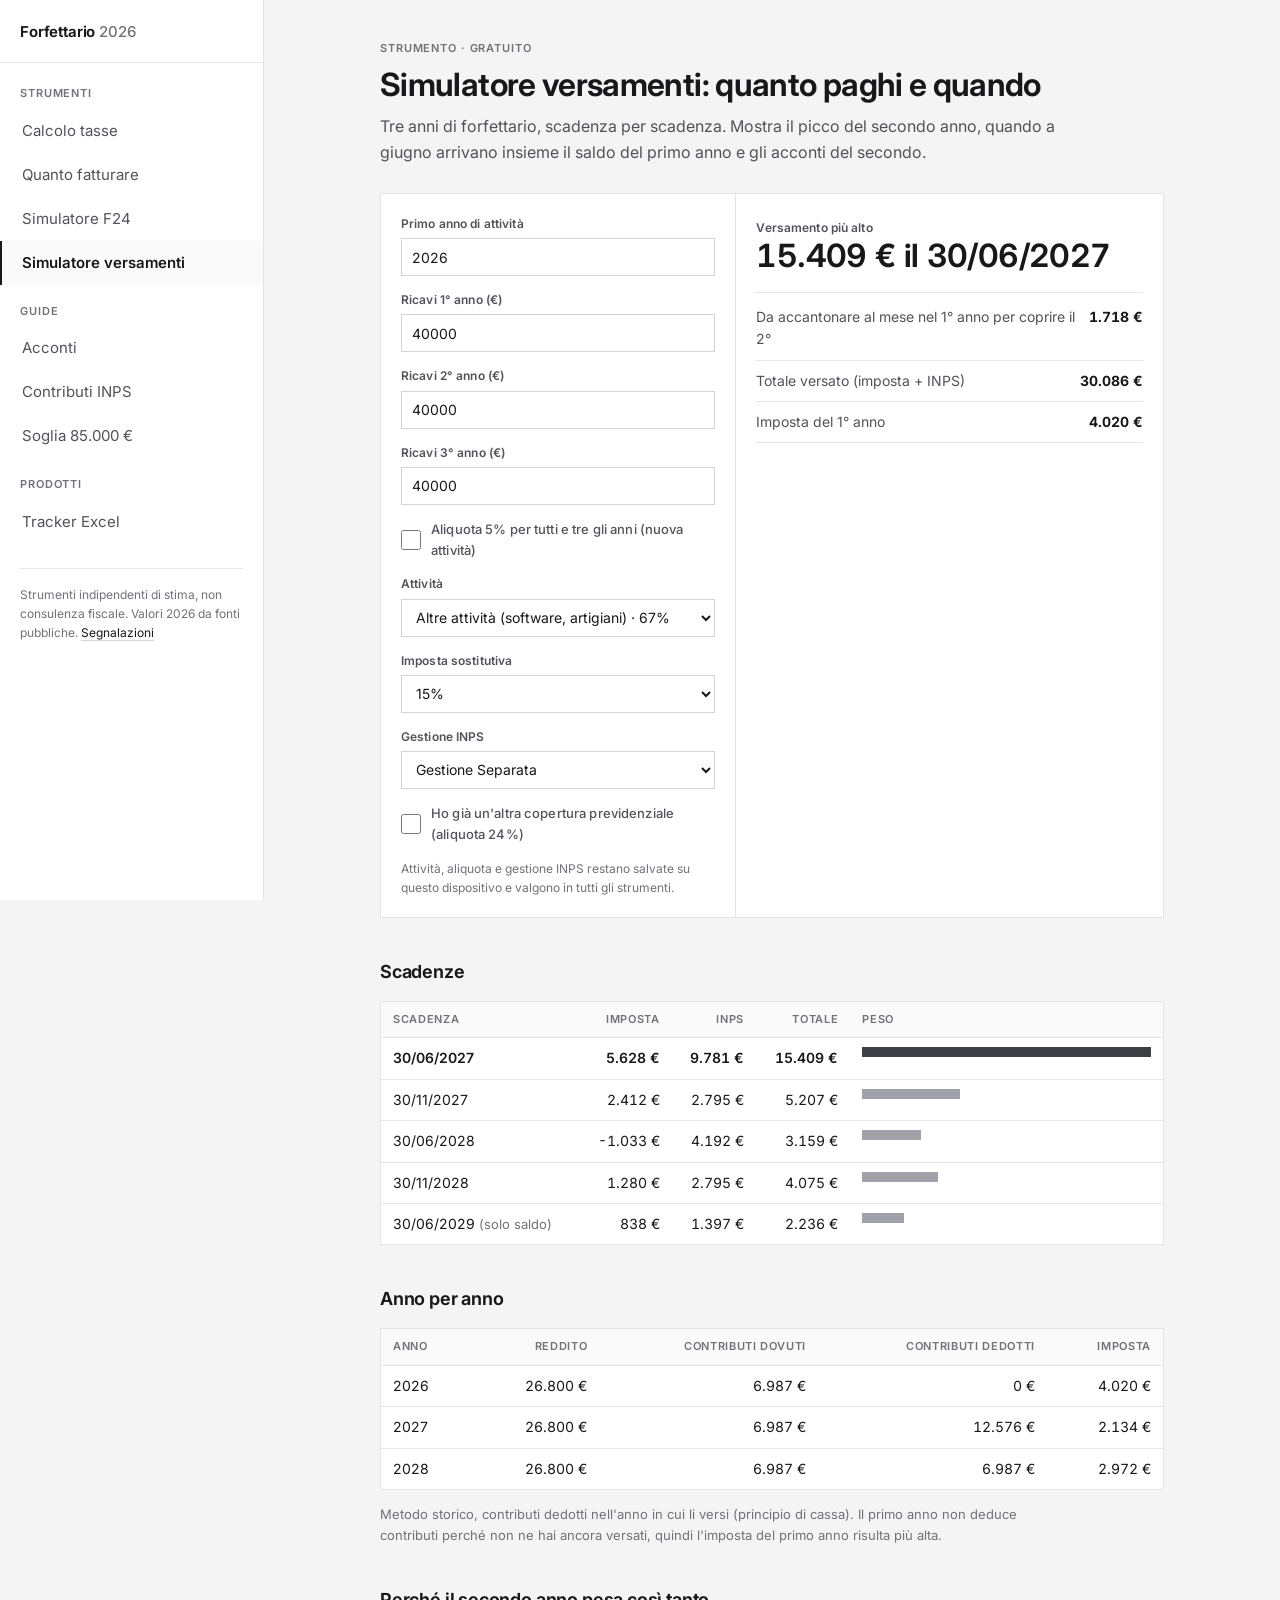
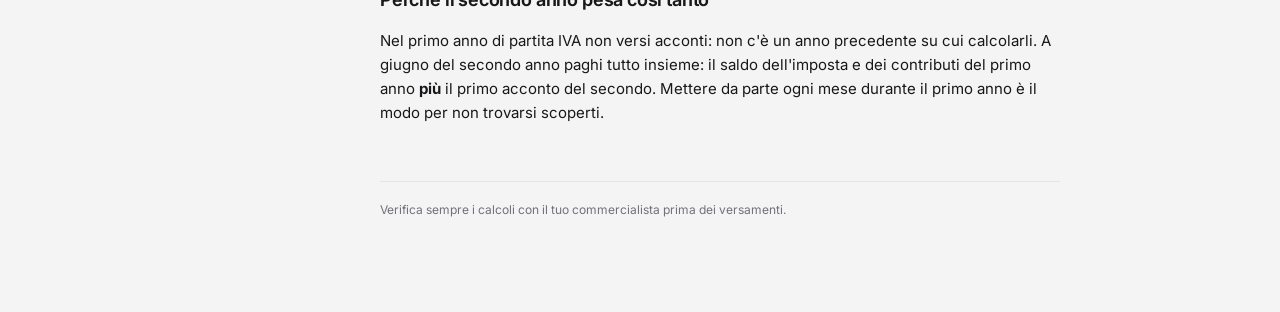
<file: simulatore-versamenti-forfettario.html>
<!doctype html>
<html lang="it">
<head>
<meta charset="utf-8">
<meta name="viewport" content="width=device-width,initial-scale=1">
<title>Simulatore versamenti forfettario: quanto paghi nei primi anni</title>
<meta name="description" content="Quanto paghi e quando nei primi tre anni di forfettario: saldo, acconti e il picco di giugno del secondo anno, con quanto accantonare al mese.">
<link rel="canonical" href="https://rsorrentino.github.io/forfettario-2026/simulatore-versamenti-forfettario.html">
<meta name="theme-color" content="#18181b">
<link rel="icon" href="assets/icon.svg" type="image/svg+xml">
<link rel="preconnect" href="https://fonts.googleapis.com"><link rel="preconnect" href="https://fonts.gstatic.com" crossorigin>
<link href="https://fonts.googleapis.com/css2?family=Inter:wght@400;500;600;700&family=JetBrains+Mono:wght@400;500&display=swap" rel="stylesheet">
<link rel="stylesheet" href="assets/app.css">

</head>
<body>
<header class="topbar"><a class="brand" href="./">Forfettario <span>2026</span></a>
<button class="menu-btn" type="button" aria-expanded="false" aria-controls="side">Menu</button></header>
<div class="scrim"></div>
<nav class="side" id="side" aria-label="Navigazione">
<a class="brand" href="./">Forfettario <span>2026</span></a>
<div class="nav-group"><h2>Strumenti</h2><a data-nav href="./">Calcolo tasse</a><a data-nav href="calcolo-tariffa-forfettario.html">Quanto fatturare</a><a data-nav href="simulatore-f24-forfettario.html">Simulatore F24</a><a data-nav href="simulatore-versamenti-forfettario.html" aria-current="page">Simulatore versamenti</a></div><div class="nav-group"><h2>Guide</h2><a data-nav href="acconti-forfettario-2026.html">Acconti</a><a data-nav href="contributi-inps-forfettario-2026.html">Contributi INPS</a><a data-nav href="superamento-soglia-85000-forfettario.html">Soglia 85.000 €</a></div><div class="nav-group"><h2>Prodotti</h2><a data-nav href="tracker-excel-forfettario.html">Tracker Excel</a></div>
<p class="side-foot">Strumenti indipendenti di stima, non consulenza fiscale. Valori 2026 da fonti pubbliche. <a href="https://github.com/rsorrentino/forfettario-2026/issues">Segnalazioni</a></p>
</nav>
<main><div class="page">
<p class="eyebrow">Strumento · gratuito</p>
<h1>Simulatore versamenti: quanto paghi e quando</h1>
<p class="lede">Tre anni di forfettario, scadenza per scadenza. Mostra il picco del secondo anno, quando a giugno arrivano insieme il saldo del primo anno e gli acconti del secondo.</p>
<div data-tool="versamenti">
<div class="tool">
<div class="form">
<div class="field"><label for="annoInizio">Primo anno di attività</label><input id="annoInizio" type="number" value="2026" min="2020" max="2100"></div>
<div class="field"><label for="r1">Ricavi 1° anno (€)</label><input id="r1" type="number" inputmode="decimal" value="40000" min="0" step="500"></div>
<div class="row2">
<div class="field"><label for="r2">Ricavi 2° anno (€)</label><input id="r2" type="number" inputmode="decimal" value="40000" min="0" step="500"></div>
<div class="field"><label for="r3">Ricavi 3° anno (€)</label><input id="r3" type="number" inputmode="decimal" value="40000" min="0" step="500"></div>
</div>
<div class="field"><label class="check"><input type="checkbox" id="startup"> Aliquota 5% per tutti e tre gli anni (nuova attività)</label></div>
<div class="field"><label for="p-coeff">Attività</label>
<select id="p-coeff" data-profile="coeff">
<option value="0.78">Professionisti e consulenti · 78%</option>
<option value="0.67">Altre attività (software, artigiani) · 67%</option>
<option value="0.40">Commercio e ristorazione · 40%</option>
<option value="0.54">Ambulanti non alimentari · 54%</option>
<option value="0.62">Intermediari del commercio · 62%</option>
<option value="0.86">Costruzioni e immobiliare · 86%</option>
</select></div>
<div class="row2">
<div class="field"><label for="p-aliq">Imposta sostitutiva</label>
<select id="p-aliq" data-profile="aliquota"><option value="0.15">15%</option><option value="0.05">5% · primi 5 anni</option></select></div>
<div class="field"><label for="p-gest">Gestione INPS</label>
<select id="p-gest" data-profile="gestione"><option value="gs">Gestione Separata</option><option value="art">Artigiani</option><option value="comm">Commercianti</option></select></div>
</div>
<div class="field" data-only="gs"><label class="check"><input type="checkbox" data-profile="altraCopertura"> Ho già un'altra copertura previdenziale (aliquota 24%)</label></div>
<div class="field" data-only="art comm"><label class="check"><input type="checkbox" data-profile="riduzione"> Riduzione contributiva del 35%</label></div>
<p class="profile-note">Attività, aliquota e gestione INPS restano salvate su questo dispositivo e valgono in tutti gli strumenti.</p>

</div>
<div class="res" aria-live="polite">
<div class="kpi"><span class="label">Versamento più alto</span><b data-out="picco"></b></div>
<div class="line"><span>Da accantonare al mese nel 1° anno per coprire il 2°</span><b data-out="mensile"></b></div>
<div class="line"><span>Totale versato (imposta + INPS)</span><b data-out="totale"></b></div>
<div class="line"><span>Imposta del 1° anno</span><b data-out="imposta1"></b></div>
<p class="notice" data-out="nogs" data-level="attenzione" hidden>Per ora il simulatore pluriennale calcola la Gestione Separata. Per artigiani e commercianti usa il simulatore F24 anno per anno.</p>
</div>
</div>
<h2>Scadenze</h2>
<div class="table-wrap" data-out="pagamenti"></div>
<h2>Anno per anno</h2>
<div class="table-wrap" data-out="anni"></div>
</div>
<p class="small">Metodo storico, contributi dedotti nell'anno in cui li versi (principio di cassa). Il primo anno non deduce contributi perché non ne hai ancora versati, quindi l'imposta del primo anno risulta più alta.</p>
<h2>Perché il secondo anno pesa così tanto</h2>
<p>Nel primo anno di partita IVA non versi acconti: non c'è un anno precedente su cui calcolarli. A giugno del secondo anno paghi tutto insieme: il saldo dell'imposta e dei contributi del primo anno <b>più</b> il primo acconto del secondo. Mettere da parte ogni mese durante il primo anno è il modo per non trovarsi scoperti.</p>

<p class="foot">Verifica sempre i calcoli con il tuo commercialista prima dei versamenti.</p>
</div></main>
<script src="assets/calc.js"></script>
<script src="assets/app.js"></script>
</body>
</html>
</file>
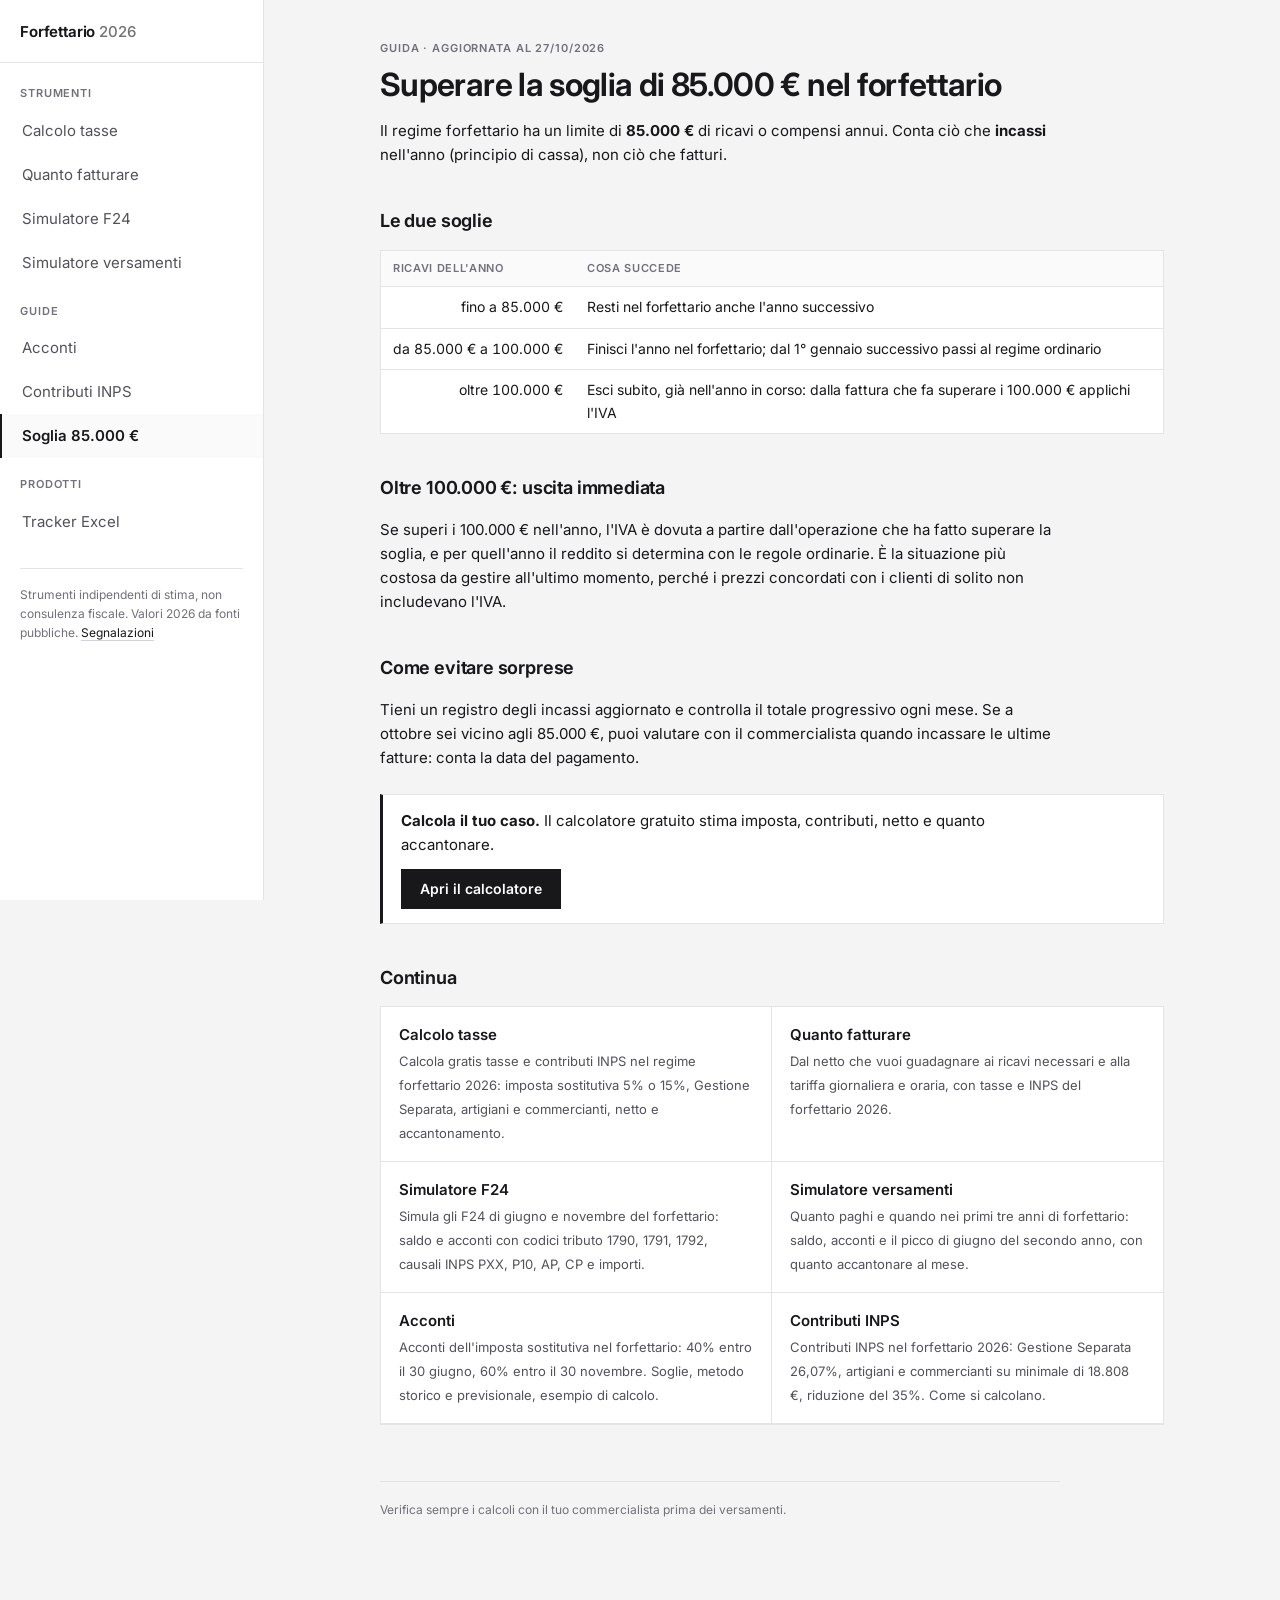
<file: superamento-soglia-85000-forfettario.html>
<!doctype html>
<html lang="it">
<head>
<meta charset="utf-8">
<meta name="viewport" content="width=device-width,initial-scale=1">
<title>Soglia 85.000 € forfettario: cosa succede se la superi</title>
<meta name="description" content="Cosa succede se superi 85.000 € di ricavi nel forfettario: tra 85.000 e 100.000 € esci l'anno dopo, oltre 100.000 € esci subito con IVA. Come monitorare.">
<link rel="canonical" href="https://rsorrentino.github.io/forfettario-2026/superamento-soglia-85000-forfettario.html">
<meta name="theme-color" content="#18181b">
<link rel="icon" href="assets/icon.svg" type="image/svg+xml">
<link rel="preconnect" href="https://fonts.googleapis.com"><link rel="preconnect" href="https://fonts.gstatic.com" crossorigin>
<link href="https://fonts.googleapis.com/css2?family=Inter:wght@400;500;600;700&family=JetBrains+Mono:wght@400;500&display=swap" rel="stylesheet">
<link rel="stylesheet" href="assets/app.css">

</head>
<body>
<header class="topbar"><a class="brand" href="./">Forfettario <span>2026</span></a>
<button class="menu-btn" type="button" aria-expanded="false" aria-controls="side">Menu</button></header>
<div class="scrim"></div>
<nav class="side" id="side" aria-label="Navigazione">
<a class="brand" href="./">Forfettario <span>2026</span></a>
<div class="nav-group"><h2>Strumenti</h2><a data-nav href="./">Calcolo tasse</a><a data-nav href="calcolo-tariffa-forfettario.html">Quanto fatturare</a><a data-nav href="simulatore-f24-forfettario.html">Simulatore F24</a><a data-nav href="simulatore-versamenti-forfettario.html">Simulatore versamenti</a></div><div class="nav-group"><h2>Guide</h2><a data-nav href="acconti-forfettario-2026.html">Acconti</a><a data-nav href="contributi-inps-forfettario-2026.html">Contributi INPS</a><a data-nav href="superamento-soglia-85000-forfettario.html" aria-current="page">Soglia 85.000 €</a></div><div class="nav-group"><h2>Prodotti</h2><a data-nav href="tracker-excel-forfettario.html">Tracker Excel</a></div>
<p class="side-foot">Strumenti indipendenti di stima, non consulenza fiscale. Valori 2026 da fonti pubbliche. <a href="https://github.com/rsorrentino/forfettario-2026/issues">Segnalazioni</a></p>
</nav>
<main><div class="page">
<article><p class="eyebrow">Guida · aggiornata al 27/10/2026</p>
<h1>Superare la soglia di 85.000 € nel forfettario</h1><p>Il regime forfettario ha un limite di <b>85.000 €</b> di ricavi o compensi annui. Conta ciò che <b>incassi</b> nell'anno (principio di cassa), non ciò che fatturi.</p>
<h2>Le due soglie</h2>
<table><tr><th>Ricavi dell'anno</th><th>Cosa succede</th></tr>
<tr><td class=n>fino a 85.000 €</td><td>Resti nel forfettario anche l'anno successivo</td></tr>
<tr><td class=n>da 85.000 € a 100.000 €</td><td>Finisci l'anno nel forfettario; dal 1° gennaio successivo passi al regime ordinario</td></tr>
<tr><td class=n>oltre 100.000 €</td><td>Esci subito, già nell'anno in corso: dalla fattura che fa superare i 100.000 € applichi l'IVA</td></tr></table>
<h2>Oltre 100.000 €: uscita immediata</h2>
<p>Se superi i 100.000 € nell'anno, l'IVA è dovuta a partire dall'operazione che ha fatto superare la soglia, e per quell'anno il reddito si determina con le regole ordinarie. È la situazione più costosa da gestire all'ultimo momento, perché i prezzi concordati con i clienti di solito non includevano l'IVA.</p>
<h2>Come evitare sorprese</h2>
<p>Tieni un registro degli incassi aggiornato e controlla il totale progressivo ogni mese. Se a ottobre sei vicino agli 85.000 €, puoi valutare con il commercialista quando incassare le ultime fatture: conta la data del pagamento.</p>

<div class="box"><p style="margin:0 0 12px"><b>Calcola il tuo caso.</b> Il calcolatore gratuito stima imposta, contributi, netto e quanto accantonare.</p><a class="btn" href="./">Apri il calcolatore</a></div>
</article><h2>Continua</h2><div class="cards"><a href="./"><b>Calcolo tasse</b><span>Calcola gratis tasse e contributi INPS nel regime forfettario 2026: imposta sostitutiva 5% o 15%, Gestione Separata, artigiani e commercianti, netto e accantonamento.</span></a><a href="calcolo-tariffa-forfettario.html"><b>Quanto fatturare</b><span>Dal netto che vuoi guadagnare ai ricavi necessari e alla tariffa giornaliera e oraria, con tasse e INPS del forfettario 2026.</span></a><a href="simulatore-f24-forfettario.html"><b>Simulatore F24</b><span>Simula gli F24 di giugno e novembre del forfettario: saldo e acconti con codici tributo 1790, 1791, 1792, causali INPS PXX, P10, AP, CP e importi.</span></a><a href="simulatore-versamenti-forfettario.html"><b>Simulatore versamenti</b><span>Quanto paghi e quando nei primi tre anni di forfettario: saldo, acconti e il picco di giugno del secondo anno, con quanto accantonare al mese.</span></a><a href="acconti-forfettario-2026.html"><b>Acconti</b><span>Acconti dell'imposta sostitutiva nel forfettario: 40% entro il 30 giugno, 60% entro il 30 novembre. Soglie, metodo storico e previsionale, esempio di calcolo.</span></a><a href="contributi-inps-forfettario-2026.html"><b>Contributi INPS</b><span>Contributi INPS nel forfettario 2026: Gestione Separata 26,07%, artigiani e commercianti su minimale di 18.808 €, riduzione del 35%. Come si calcolano.</span></a></div>
<p class="foot">Verifica sempre i calcoli con il tuo commercialista prima dei versamenti.</p>
</div></main>
<script src="assets/calc.js"></script>
<script src="assets/app.js"></script>
</body>
</html>
</file>
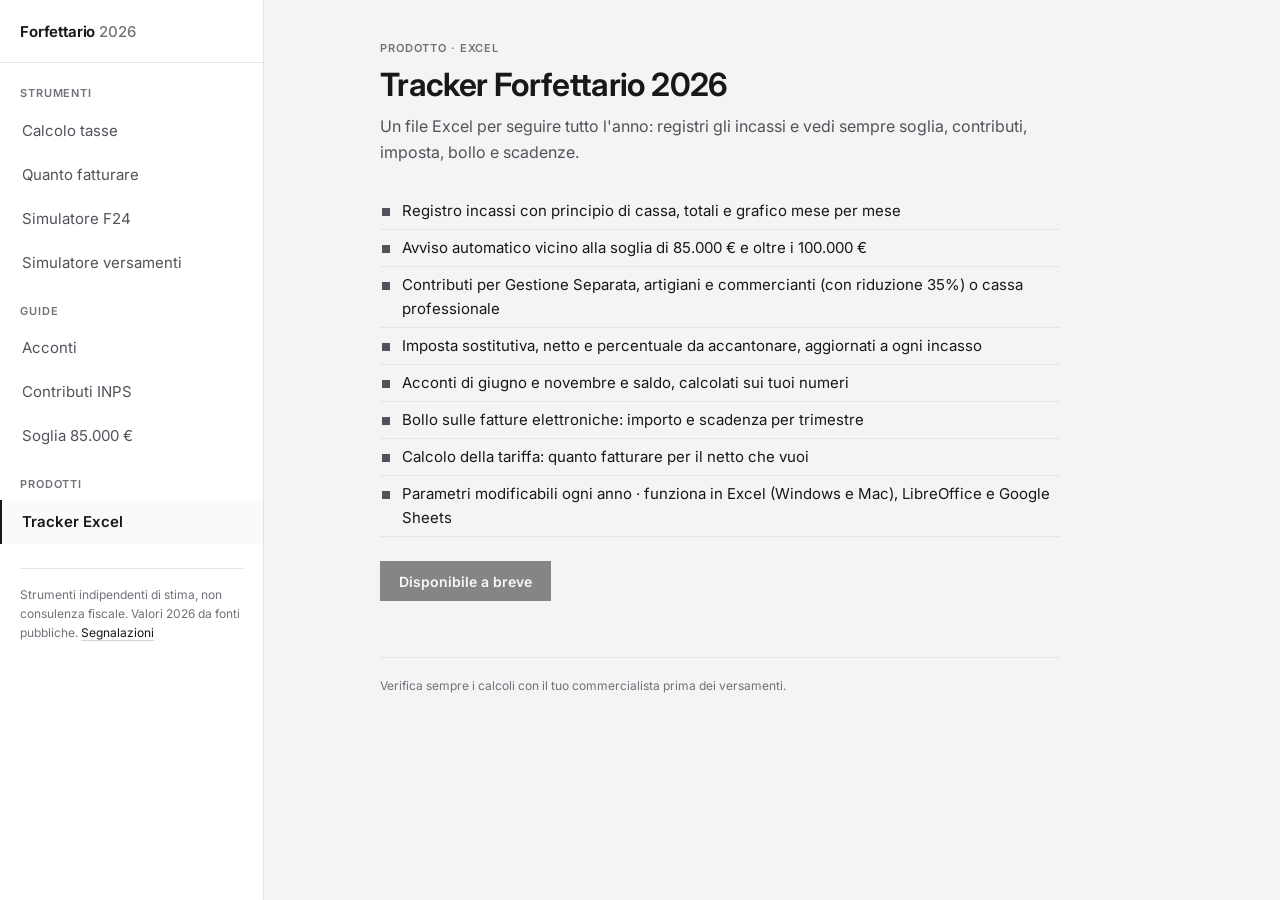
<file: tracker-excel-forfettario.html>
<!doctype html>
<html lang="it">
<head>
<meta charset="utf-8">
<meta name="viewport" content="width=device-width,initial-scale=1">
<title>Tracker Excel forfettario 2026: incassi, tasse, INPS e scadenze</title>
<meta name="description" content="Foglio Excel per il regime forfettario: registro incassi, soglia 85.000 €, contributi INPS, imposta sostitutiva, bollo e scadenze. Funziona anche su Mac e Google Sheets.">
<link rel="canonical" href="https://rsorrentino.github.io/forfettario-2026/tracker-excel-forfettario.html">
<meta name="theme-color" content="#18181b">
<link rel="icon" href="assets/icon.svg" type="image/svg+xml">
<link rel="preconnect" href="https://fonts.googleapis.com"><link rel="preconnect" href="https://fonts.gstatic.com" crossorigin>
<link href="https://fonts.googleapis.com/css2?family=Inter:wght@400;500;600;700&family=JetBrains+Mono:wght@400;500&display=swap" rel="stylesheet">
<link rel="stylesheet" href="assets/app.css">

</head>
<body>
<header class="topbar"><a class="brand" href="./">Forfettario <span>2026</span></a>
<button class="menu-btn" type="button" aria-expanded="false" aria-controls="side">Menu</button></header>
<div class="scrim"></div>
<nav class="side" id="side" aria-label="Navigazione">
<a class="brand" href="./">Forfettario <span>2026</span></a>
<div class="nav-group"><h2>Strumenti</h2><a data-nav href="./">Calcolo tasse</a><a data-nav href="calcolo-tariffa-forfettario.html">Quanto fatturare</a><a data-nav href="simulatore-f24-forfettario.html">Simulatore F24</a><a data-nav href="simulatore-versamenti-forfettario.html">Simulatore versamenti</a></div><div class="nav-group"><h2>Guide</h2><a data-nav href="acconti-forfettario-2026.html">Acconti</a><a data-nav href="contributi-inps-forfettario-2026.html">Contributi INPS</a><a data-nav href="superamento-soglia-85000-forfettario.html">Soglia 85.000 €</a></div><div class="nav-group"><h2>Prodotti</h2><a data-nav href="tracker-excel-forfettario.html" aria-current="page">Tracker Excel</a></div>
<p class="side-foot">Strumenti indipendenti di stima, non consulenza fiscale. Valori 2026 da fonti pubbliche. <a href="https://github.com/rsorrentino/forfettario-2026/issues">Segnalazioni</a></p>
</nav>
<main><div class="page">
<p class="eyebrow">Prodotto · Excel</p>
<h1>Tracker Forfettario 2026</h1>
<p class="lede">Un file Excel per seguire tutto l'anno: registri gli incassi e vedi sempre soglia, contributi, imposta, bollo e scadenze.</p>
<ul class="ticks">
<li>Registro incassi con principio di cassa, totali e grafico mese per mese</li>
<li>Avviso automatico vicino alla soglia di 85.000 € e oltre i 100.000 €</li>
<li>Contributi per Gestione Separata, artigiani e commercianti (con riduzione 35%) o cassa professionale</li>
<li>Imposta sostitutiva, netto e percentuale da accantonare, aggiornati a ogni incasso</li>
<li>Acconti di giugno e novembre e saldo, calcolati sui tuoi numeri</li>
<li>Bollo sulle fatture elettroniche: importo e scadenza per trimestre</li>
<li>Calcolo della tariffa: quanto fatturare per il netto che vuoi</li>
<li>Parametri modificabili ogni anno · funziona in Excel (Windows e Mac), LibreOffice e Google Sheets</li>
</ul>
<p style="margin-top:24px"><span class="btn" aria-disabled="true">Disponibile a breve</span></p>

<p class="foot">Verifica sempre i calcoli con il tuo commercialista prima dei versamenti.</p>
</div></main>
<script src="assets/calc.js"></script>
<script src="assets/app.js"></script>
</body>
</html>
</file>
<file: assets/app.css>
/* Forfettario 2026 — app shell and components. Grey palette, square corners, mobile first. */
:root {
  --bg: #f4f4f5; --surface: #ffffff; --surface-2: #fafafa; --line: #e4e4e7; --line-strong: #d4d4d8;
  --text: #18181b; --text-2: #52525b; --text-3: #71717a; --ink: #18181b; --ink-contrast: #ffffff;
  --bar: #a1a1aa; --bar-strong: #3f3f46; --warn: #92400e; --warn-bg: #fef3c7; --danger: #991b1b; --danger-bg: #fee2e2;
  --font: "Inter", system-ui, -apple-system, "Segoe UI", sans-serif; --mono: "JetBrains Mono", ui-monospace, monospace;
  --head-bg: #18181b; --head-text: #fafafa; --side: 264px; color-scheme: light;
}
@media (prefers-color-scheme: dark) { :root:not([data-theme="light"]) {
  --bg: #0f0f10; --surface: #18181b; --surface-2: #1f1f23; --line: #2a2a2e; --line-strong: #3f3f46;
  --text: #f4f4f5; --text-2: #a1a1aa; --text-3: #8b8b93; --ink: #f4f4f5; --ink-contrast: #18181b;
  --bar: #52525b; --bar-strong: #d4d4d8; --warn: #fcd34d; --warn-bg: #2a2110; --danger: #fca5a5; --danger-bg: #2a1414;
  --head-bg: #27272a; --head-text: #fafafa; color-scheme: dark; } }
:root[data-theme="dark"] {
  --bg: #0f0f10; --surface: #18181b; --surface-2: #1f1f23; --line: #2a2a2e; --line-strong: #3f3f46;
  --text: #f4f4f5; --text-2: #a1a1aa; --text-3: #8b8b93; --ink: #f4f4f5; --ink-contrast: #18181b;
  --bar: #52525b; --bar-strong: #d4d4d8; --warn: #fcd34d; --warn-bg: #2a2110; --danger: #fca5a5; --danger-bg: #2a1414;
  --head-bg: #27272a; --head-text: #fafafa; color-scheme: dark;
}

*, *::before, *::after { box-sizing: border-box; border-radius: 0 !important; }
html { -webkit-text-size-adjust: 100%; }
body { margin: 0; background: var(--bg); color: var(--text); font: 15px/1.6 var(--font); -webkit-font-smoothing: antialiased; }
a { color: var(--text); text-underline-offset: 3px; text-decoration-color: var(--line-strong); }
a:hover { text-decoration-color: var(--text); }
:focus-visible { outline: 2px solid var(--ink); outline-offset: 2px; }
.num, td.n, .kpi b, .res b { font-variant-numeric: tabular-nums; }

/* ---------- shell ---------- */
.topbar { position: sticky; top: 0; z-index: 30; display: flex; align-items: center; justify-content: space-between;
  height: 52px; padding: 0 16px; background: var(--surface); border-bottom: 1px solid var(--line); }
.brand { font-weight: 650; letter-spacing: -.01em; text-decoration: none; color: var(--text); font-size: 15px; }
.brand span { color: var(--text-3); font-weight: 500; }
.menu-btn { appearance: none; background: none; border: 1px solid var(--line-strong); color: var(--text);
  font: 500 14px var(--font); height: 40px; padding: 0 16px; cursor: pointer; }
.side { position: fixed; z-index: 40; inset: 0 auto 0 0; width: min(86vw, var(--side)); background: var(--surface);
  border-right: 1px solid var(--line); transform: translateX(-100%); transition: transform .18s ease;
  overflow-y: auto; padding: 20px 0 32px; }
.side.open { transform: none; }
.scrim { position: fixed; inset: 0; z-index: 35; background: rgba(0,0,0,.35); display: none; }
.scrim.open { display: block; }
.side .brand { display: block; padding: 0 20px 18px; border-bottom: 1px solid var(--line); margin-bottom: 8px; }
.nav-group { padding: 14px 0 4px; }
.nav-group h2 { margin: 0 20px 6px; font-size: 11px; font-weight: 600; letter-spacing: .08em; text-transform: uppercase; color: var(--text-3); }
.nav-group a { display: block; padding: 10px 20px; text-decoration: none; color: var(--text-2); border-left: 2px solid transparent; }
.nav-group a:hover { color: var(--text); background: var(--surface-2); }
.nav-group a[aria-current="page"] { color: var(--text); font-weight: 600; border-left-color: var(--ink); background: var(--surface-2); }
.side-foot { margin: 20px 20px 0; padding-top: 16px; border-top: 1px solid var(--line); font-size: 12px; color: var(--text-3); }

main { min-width: 0; }
.page { max-width: 880px; margin: 0 auto; padding: 24px 16px 64px; }
@media (min-width: 960px) {
  body { display: grid; grid-template-columns: var(--side) 1fr; }
  .topbar, .scrim, .menu-btn { display: none; }
  .side { position: sticky; top: 0; height: 100vh; transform: none; width: var(--side); transition: none; }
  .page { padding: 40px 48px 80px; }
}

/* ---------- typography ---------- */
.eyebrow { font-size: 11px; font-weight: 600; letter-spacing: .08em; text-transform: uppercase; color: var(--text-3); margin: 0 0 8px; }
h1 { font-size: clamp(24px, 4.2vw, 32px); line-height: 1.2; letter-spacing: -.02em; font-weight: 650; margin: 0 0 10px; }
.lede { color: var(--text-2); font-size: 16px; max-width: 640px; margin: 0 0 28px; }
.page h2 { font-size: 18px; font-weight: 650; letter-spacing: -.01em; margin: 40px 0 10px; }
.page h3 { font-size: 15px; font-weight: 600; margin: 24px 0 6px; }
.meta, .small { color: var(--text-3); font-size: 13px; }
.page p, .page li { max-width: 680px; }

/* ---------- tool layout ---------- */
.tool { display: grid; grid-template-columns: 1fr; border: 1px solid var(--line); background: var(--surface); }
@media (min-width: 760px) { .tool { grid-template-columns: minmax(0, 5fr) minmax(0, 6fr); } }
.tool > * { padding: 20px; min-width: 0; }
.tool .form { border-bottom: 1px solid var(--line); }
@media (min-width: 760px) { .tool .form { border-bottom: 0; border-right: 1px solid var(--line); } }
.field { margin: 0 0 14px; }
.field:last-child { margin-bottom: 0; }
.row2 > .field, .row2 > .field:last-child { margin-bottom: 14px; }
label, .label { display: block; font-size: 12px; font-weight: 600; color: var(--text-2); margin: 0 0 5px; letter-spacing: .01em; }
input[type=number], input[type=text], select { width: 100%; height: 38px; padding: 0 10px; border: 1px solid var(--line-strong);
  background: var(--surface); color: var(--text); font: 14px var(--font); }
input:focus, select:focus { outline: 2px solid var(--ink); outline-offset: -1px; }
.check { display: flex; gap: 10px; align-items: center; min-height: 40px; font-size: 13px; color: var(--text-2); font-weight: 500; }
.check input { width: 20px; height: 20px; flex: none; margin: 0; accent-color: var(--ink); }
.tool .form { container: form / inline-size; }
.row2 { display: grid; grid-template-columns: 1fr; gap: 0 12px; }
@container form (min-width: 380px) { .row2 { grid-template-columns: 1fr 1fr; } .row2 > .field { display: flex; flex-direction: column; justify-content: flex-end; } }
.hint { font-size: 12px; color: var(--text-3); margin-top: 4px; }

.res { display: flex; flex-direction: column; }
.res .line { display: flex; justify-content: space-between; gap: 12px; padding: 9px 0; border-bottom: 1px solid var(--line); font-size: 14px; }
.res .line span { color: var(--text-2); }
.kpi { padding: 4px 0 16px; border-bottom: 1px solid var(--line); margin-bottom: 4px; }
.kpi .label { margin: 0; }
.kpi b { display: block; font-size: 32px; font-weight: 650; letter-spacing: -.02em; line-height: 1.2; }
.notice { margin-top: 14px; padding: 10px 12px; border-left: 3px solid var(--line-strong); background: var(--surface-2); font-size: 13px; color: var(--text-2); }
.notice[data-level="attenzione"] { border-color: var(--warn); background: var(--warn-bg); color: var(--warn); }
.notice[data-level="fuori"] { border-color: var(--danger); background: var(--danger-bg); color: var(--danger); }
.profile-note { font-size: 12px; color: var(--text-3); margin: 10px 0 0; }

/* ---------- tables ---------- */
.table-wrap { overflow-x: auto; border: 1px solid var(--line); background: var(--surface); margin: 14px 0; }
table { width: 100%; border-collapse: collapse; font-size: 14px; }
th, td { text-align: left; padding: 9px 12px; border-bottom: 1px solid var(--line); vertical-align: top; }
th { font-size: 11px; font-weight: 600; letter-spacing: .06em; text-transform: uppercase; color: var(--text-3); background: var(--surface-2); white-space: nowrap; }
tr:last-child td { border-bottom: 0; }
td.n, th.n { text-align: right; white-space: nowrap; }
tfoot td { font-weight: 650; background: var(--surface-2); }
/* plain content tables in guides */
.page > table, article table { border: 1px solid var(--line); background: var(--surface); margin: 14px 0; }
@media (max-width: 600px) {
  article table, article thead, article tbody, article tr, article td { display: block; width: 100%; }
  article tr:first-child { display: none; }
  article tr { border-bottom: 1px solid var(--line); padding: 6px 0; }
  article td { border: 0; padding: 3px 12px; text-align: left !important; }
  article td:first-child { font-weight: 600; }
}

/* ---------- F24 ---------- */
.f24 { border: 1px solid var(--line-strong); background: var(--surface); margin: 18px 0; container: f24 / inline-size; }
.f24-head { display: flex; justify-content: space-between; align-items: baseline; gap: 12px; padding: 12px 16px;
  background: var(--head-bg); color: var(--head-text); }
.f24-head b { font-size: 15px; }
.f24-sec { padding: 8px 16px; font-size: 11px; font-weight: 600; letter-spacing: .08em; text-transform: uppercase;
  color: var(--text-2); border-bottom: 1px solid var(--line); background: var(--surface-2); }
.f24 table td.code { font-family: var(--mono); font-size: 13px; }
@container f24 (max-width: 560px) {
  .f24 thead { display: none; }
  .f24 tr { display: grid; grid-template-columns: 52px minmax(0, 1fr) auto; grid-auto-flow: row dense; gap: 2px 12px;
    padding: 10px 16px; border-bottom: 1px solid var(--line); }
  .f24 td { border: 0; padding: 0; }
  .f24 td.code { grid-column: 1; grid-row: 1 / span 3; font-weight: 600; }
  .f24 td.desc { grid-column: 2; grid-row: 1; }
  .f24 td.deb, .f24 td.cred { grid-column: 3; grid-row: 1; font-weight: 600; }
  .f24 td.cred:not(:empty)::after { content: " cr."; font-weight: 400; color: var(--text-3); }
  .f24 td.rif, .f24 td.sede, .f24 td.mat { grid-column: 2; font-size: 12px; color: var(--text-3); }
  .f24 td.sede:not(:empty)::before { content: "Sede "; } .f24 td.mat:not(:empty)::before { content: "CF/matr. "; }
  .f24 td:empty { display: none; }
}
.f24-total { display: flex; justify-content: space-between; padding: 12px 16px; border-top: 1px solid var(--line-strong); font-weight: 650; }

/* ---------- schedule bars ---------- */
.bars td.bar { width: 40%; }
.bars .b { height: 10px; background: var(--bar); }
.bars tr.peak .b { background: var(--bar-strong); }
.bars tr.peak td { font-weight: 600; }

/* ---------- misc ---------- */
.btn { display: inline-flex; align-items: center; gap: 8px; height: 40px; padding: 0 18px; border: 1px solid var(--ink);
  background: var(--ink); color: var(--ink-contrast); font: 600 14px var(--font); text-decoration: none; cursor: pointer; }
.btn.secondary { background: transparent; color: var(--text); border-color: var(--line-strong); }
.btn[aria-disabled="true"] { opacity: .5; cursor: default; }
.cards { display: grid; grid-template-columns: 1fr; gap: 0; border: 1px solid var(--line); background: var(--surface); margin: 14px 0; }
@media (min-width: 640px) { .cards { grid-template-columns: 1fr 1fr; } }
.cards a { display: block; padding: 16px 18px; text-decoration: none; border-bottom: 1px solid var(--line); }
@media (min-width: 640px) { .cards a:nth-child(odd) { border-right: 1px solid var(--line); } }
.cards a b { display: block; font-weight: 600; margin-bottom: 2px; }
.cards a span { font-size: 13px; color: var(--text-2); }
.cards a:hover { background: var(--surface-2); }
.box { border: 1px solid var(--line); border-left: 3px solid var(--ink); background: var(--surface); padding: 14px 18px; margin: 24px 0; }
details { border-bottom: 1px solid var(--line); } summary { cursor: pointer; font-weight: 600; padding: 12px 0; min-height: 44px; }
details p { padding-bottom: 12px; }
details p { color: var(--text-2); margin: 8px 0 0; }
ul.ticks { list-style: none; padding: 0; } ul.ticks li { padding: 6px 0 6px 22px; position: relative; border-bottom: 1px solid var(--line); }
ul.ticks li::before { content: ""; position: absolute; left: 2px; top: 15px; width: 8px; height: 8px; background: var(--text-2); }
.foot { margin-top: 56px; padding-top: 18px; border-top: 1px solid var(--line); font-size: 12px; color: var(--text-3); }
[hidden] { display: none !important; }
</file>
